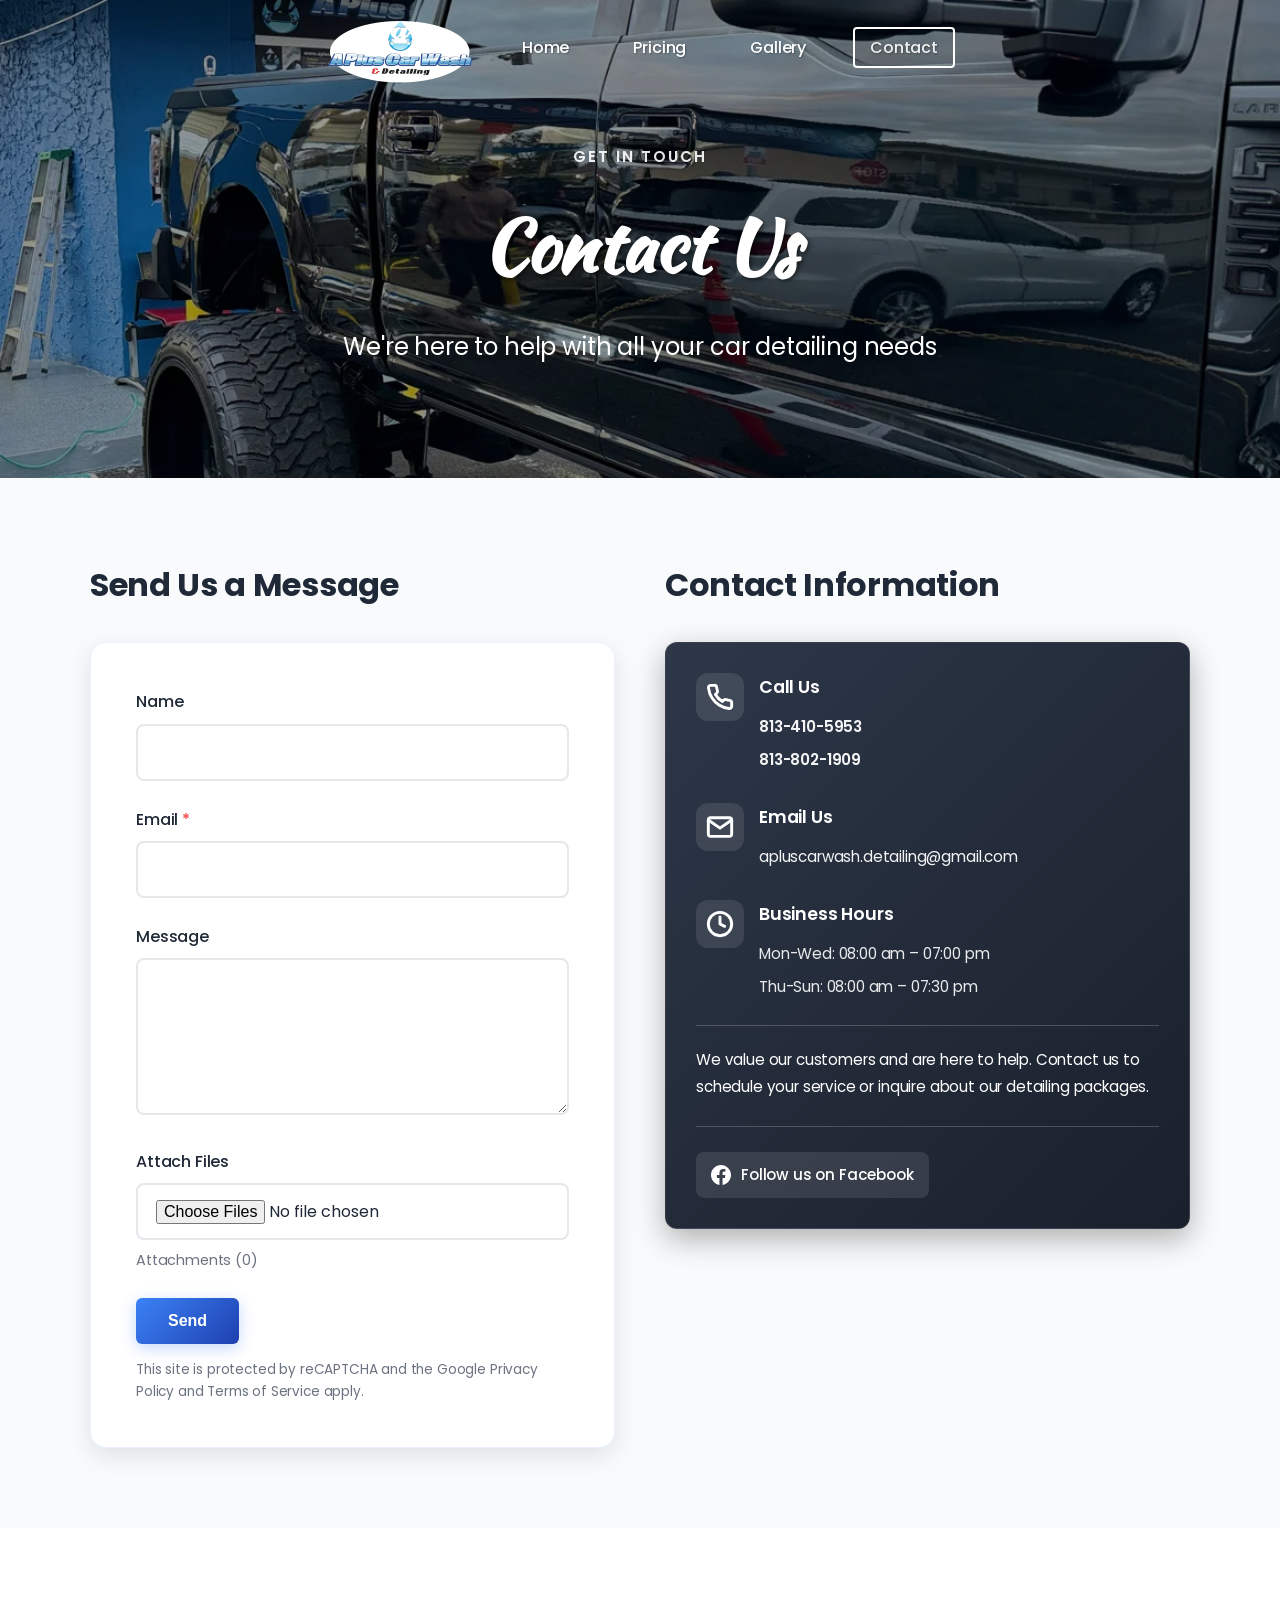
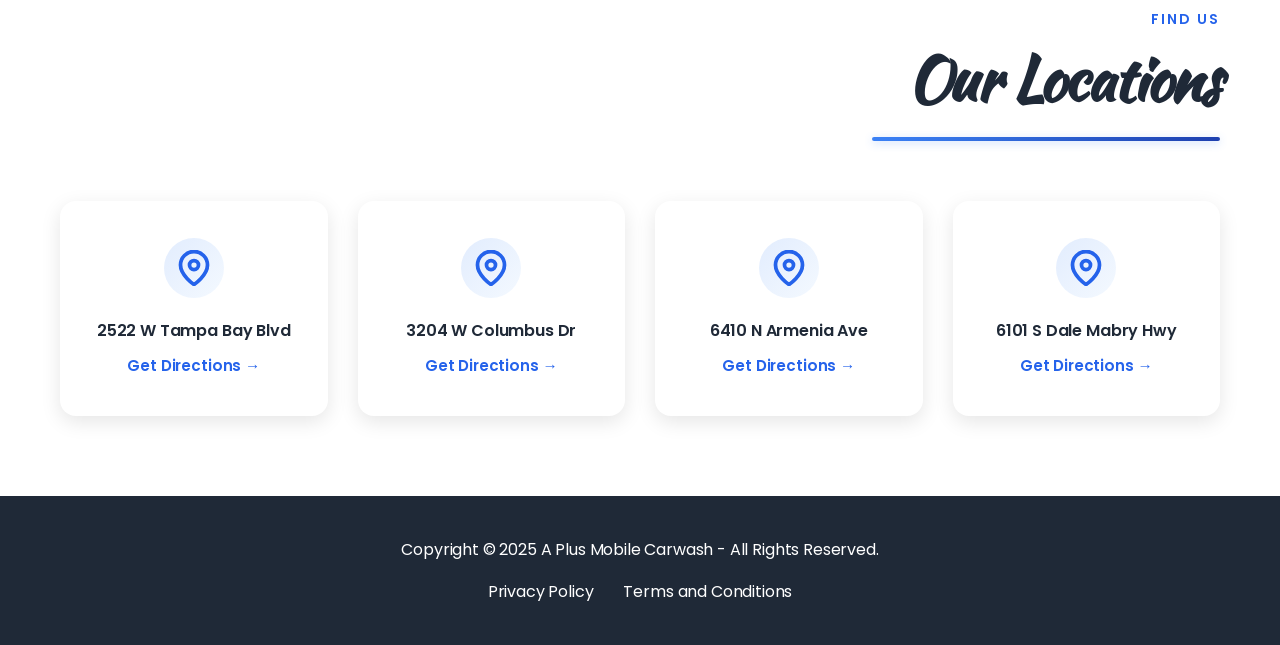
<file: contact.html>
<!DOCTYPE html>
<html lang="en">
<head>
    <meta charset="UTF-8">
    <meta name="viewport" content="width=device-width, initial-scale=1.0">
    <title>Contact Us - APlus Carwash & Detailing</title>
    <meta name="description" content="Contact APlus Carwash & Detailing for professional mobile car detailing services in Tampa, FL.">
    <link rel="icon" type="image/png" href="images/logo.png">
    <link rel="stylesheet" href="styles.css">
    <link rel="preconnect" href="https://fonts.googleapis.com">
    <link rel="preconnect" href="https://fonts.gstatic.com" crossorigin>
    <link href="https://fonts.googleapis.com/css2?family=Poppins:wght@300;400;600;700&family=Kaushan+Script&display=swap" rel="stylesheet">
</head>
<body>

    <!-- Navigation Bar -->
    <nav class="navbar">
        <div class="container">
            <div class="nav-wrapper">
                <button class="mobile-menu-toggle" id="mobileMenuToggle" aria-label="Toggle menu">
                    <span></span>
                    <span></span>
                    <span></span>
                </button>
                <a href="index.html" class="nav-logo">
                    <img src="images/banner.png" alt="A Plus Mobile Carwash Logo">
                </a>
                <ul class="nav-menu" id="navMenu">
                    <li><a href="index.html" class="nav-link">Home</a></li>
                    <li><a href="shop.html" class="nav-link">Pricing</a></li>
                    <li><a href="gallery.html" class="nav-link">Gallery</a></li>
                    <li><a href="contact.html" class="nav-link active">Contact</a></li>
                </ul>
            </div>
        </div>
    </nav>

    <!-- Hero Section -->
    <section class="hero hero-contact">
        <div class="hero-background-image"></div>
        <div class="hero-overlay"></div>
        <div class="container">
            <div class="hero-content">
                <p class="eyebrow-text">Get In Touch</p>
                <h1>Contact Us</h1>
                <p class="hero-subtitle">We're here to help with all your car detailing needs</p>
            </div>
        </div>
    </section>

    <!-- Contact Section -->
    <section class="contact-section">
        <div class="container">
            <div class="contact-wrapper">
                <div class="contact-form-container">
                    <h3>Send Us a Message</h3>
                    <form id="contactForm" class="contact-form">
                        <div class="form-group">
                            <label for="name">Name</label>
                            <input type="text" id="name" name="name" required>
                        </div>
                        <div class="form-group">
                            <label for="email">Email <span class="required">*</span></label>
                            <input type="email" id="email" name="email" required>
                        </div>
                        <div class="form-group">
                            <label for="message">Message</label>
                            <textarea id="message" name="message" rows="5" required></textarea>
                        </div>
                        <div class="form-group">
                            <label for="file">Attach Files</label>
                            <input type="file" id="file" name="file" multiple>
                            <p class="file-info">Attachments (0)</p>
                        </div>
                        <button type="submit" class="btn btn-primary">Send</button>
                        <p class="form-note">This site is protected by reCAPTCHA and the Google Privacy Policy and Terms of Service apply.</p>
                    </form>
                </div>
                
                <div class="contact-info">
                    <h3 class="contact-info-heading">Contact Information</h3>
                    <div class="info-card info-card-primary">
                        <div class="contact-quick-info">
                            <div class="quick-info-item">
                                <div class="quick-info-icon">
                                    <svg xmlns="http://www.w3.org/2000/svg" viewBox="0 0 24 24" fill="none" stroke="currentColor" stroke-width="2" stroke-linecap="round" stroke-linejoin="round">
                                        <path d="M22 16.92v3a2 2 0 0 1-2.18 2 19.79 19.79 0 0 1-8.63-3.07 19.5 19.5 0 0 1-6-6 19.79 19.79 0 0 1-3.07-8.67A2 2 0 0 1 4.11 2h3a2 2 0 0 1 2 1.72 12.84 12.84 0 0 0 .7 2.81 2 2 0 0 1-.45 2.11L8.09 9.91a16 16 0 0 0 6 6l1.27-1.27a2 2 0 0 1 2.11-.45 12.84 12.84 0 0 0 2.81.7A2 2 0 0 1 22 16.92z"></path>
                                    </svg>
                                </div>
                                <div class="quick-info-content">
                                    <h4>Call Us</h4>
                                    <p class="phone">813-410-5953</p>
                                    <p class="phone">813-802-1909</p>
                                </div>
                            </div>
                            <div class="quick-info-item">
                                <div class="quick-info-icon">
                                    <svg xmlns="http://www.w3.org/2000/svg" viewBox="0 0 24 24" fill="none" stroke="currentColor" stroke-width="2" stroke-linecap="round" stroke-linejoin="round">
                                        <path d="M4 4h16c1.1 0 2 .9 2 2v12c0 1.1-.9 2-2 2H4c-1.1 0-2-.9-2-2V6c0-1.1.9-2 2-2z"></path>
                                        <polyline points="22,6 12,13 2,6"></polyline>
                                    </svg>
                                </div>
                                <div class="quick-info-content">
                                    <h4>Email Us</h4>
                                    <p class="email"><a href="mailto:apluscarwash.detailing@gmail.com">apluscarwash.detailing@gmail.com</a></p>
                                </div>
                            </div>
                            <div class="quick-info-item">
                                <div class="quick-info-icon">
                                    <svg xmlns="http://www.w3.org/2000/svg" viewBox="0 0 24 24" fill="none" stroke="currentColor" stroke-width="2" stroke-linecap="round" stroke-linejoin="round">
                                        <circle cx="12" cy="12" r="10"></circle>
                                        <polyline points="12 6 12 12 16 14"></polyline>
                                    </svg>
                                </div>
                                <div class="quick-info-content">
                                    <h4>Business Hours</h4>
                                    <p>Mon-Wed: 08:00 am – 07:00 pm</p>
                                    <p>Thu-Sun: 08:00 am – 07:30 pm</p>
                                </div>
                            </div>
                        </div>
                        <p class="contact-note">We value our customers and are here to help. Contact us to schedule your service or inquire about our detailing packages.</p>
                        <div class="social-media">
                            <a href="https://www.facebook.com/apluscarwashtampabay/" target="_blank" rel="noopener noreferrer" class="social-icon facebook-icon" aria-label="Visit our Facebook page">
                                <svg xmlns="http://www.w3.org/2000/svg" viewBox="0 0 24 24" fill="currentColor" width="24" height="24">
                                    <path d="M24 12.073c0-6.627-5.373-12-12-12s-12 5.373-12 12c0 5.99 4.388 10.954 10.125 11.854v-8.385H7.078v-3.47h3.047V9.43c0-3.007 1.792-4.669 4.533-4.669 1.312 0 2.686.235 2.686.235v2.953H15.83c-1.491 0-1.956.925-1.956 1.874v2.25h3.328l-.532 3.47h-2.796v8.385C19.612 23.027 24 18.062 24 12.073z"/>
                                </svg>
                                <span>Follow us on Facebook</span>
                            </a>
                        </div>
                    </div>
                </div>
            </div>
        </div>
    </section>

    <!-- Locations Section -->
    <section class="locations-section">
        <div class="container">
            <p class="eyebrow-text">Find Us</p>
            <h2 class="section-title">Our Locations</h2>
            <div class="locations-grid">
                <div class="location-card" data-location-image="images/stroefront1.webp">
                    <div class="location-icon">
                        <svg xmlns="http://www.w3.org/2000/svg" viewBox="0 0 24 24" fill="none" stroke="currentColor" stroke-width="2" stroke-linecap="round" stroke-linejoin="round">
                            <path d="M21 10c0 7-9 13-9 13s-9-6-9-13a9 9 0 0 1 18 0z"></path>
                            <circle cx="12" cy="10" r="3"></circle>
                        </svg>
                    </div>
                    <p class="location-address">2522 W Tampa Bay Blvd</p>
                    <a href="https://maps.google.com/?q=2522+W+Tampa+Bay+Blvd+%231864" target="_blank" class="location-link">Get Directions →</a>
                </div>
                <div class="location-card" data-location-image="images/3204-location.png">
                    <div class="location-icon">
                        <svg xmlns="http://www.w3.org/2000/svg" viewBox="0 0 24 24" fill="none" stroke="currentColor" stroke-width="2" stroke-linecap="round" stroke-linejoin="round">
                            <path d="M21 10c0 7-9 13-9 13s-9-6-9-13a9 9 0 0 1 18 0z"></path>
                            <circle cx="12" cy="10" r="3"></circle>
                        </svg>
                    </div>
                    <p class="location-address">3204 W Columbus Dr</p>
                    <a href="https://maps.google.com/?q=3204+W+Columbus+Dr" target="_blank" class="location-link">Get Directions →</a>
                </div>
                <div class="location-card" data-location-image="images/armenia-location.webp">
                    <div class="location-icon">
                        <svg xmlns="http://www.w3.org/2000/svg" viewBox="0 0 24 24" fill="none" stroke="currentColor" stroke-width="2" stroke-linecap="round" stroke-linejoin="round">
                            <path d="M21 10c0 7-9 13-9 13s-9-6-9-13a9 9 0 0 1 18 0z"></path>
                            <circle cx="12" cy="10" r="3"></circle>
                        </svg>
                    </div>
                    <p class="location-address">6410 N Armenia Ave</p>
                    <a href="https://maps.google.com/?q=6410+N+Armenia+Ave" target="_blank" class="location-link">Get Directions →</a>
                </div>
                <div class="location-card" data-location-image="images/dale-location.webp">
                    <div class="location-icon">
                        <svg xmlns="http://www.w3.org/2000/svg" viewBox="0 0 24 24" fill="none" stroke="currentColor" stroke-width="2" stroke-linecap="round" stroke-linejoin="round">
                            <path d="M21 10c0 7-9 13-9 13s-9-6-9-13a9 9 0 0 1 18 0z"></path>
                            <circle cx="12" cy="10" r="3"></circle>
                        </svg>
                    </div>
                    <p class="location-address">6101 S Dale Mabry Hwy</p>
                    <a href="https://maps.google.com/?q=6101+S+Dale+Mabry+Hwy" target="_blank" class="location-link">Get Directions →</a>
                </div>
            </div>
        </div>
    </section>

    <!-- Footer -->
    <footer class="footer">
        <div class="container">
            <p>Copyright © 2025 A Plus Mobile Carwash - All Rights Reserved.</p>
            <div class="footer-links">
                <a href="#privacy">Privacy Policy</a>
                <a href="#terms">Terms and Conditions</a>
            </div>
        </div>
    </footer>

    <script src="script.js"></script>
</body>
</html>
</file>
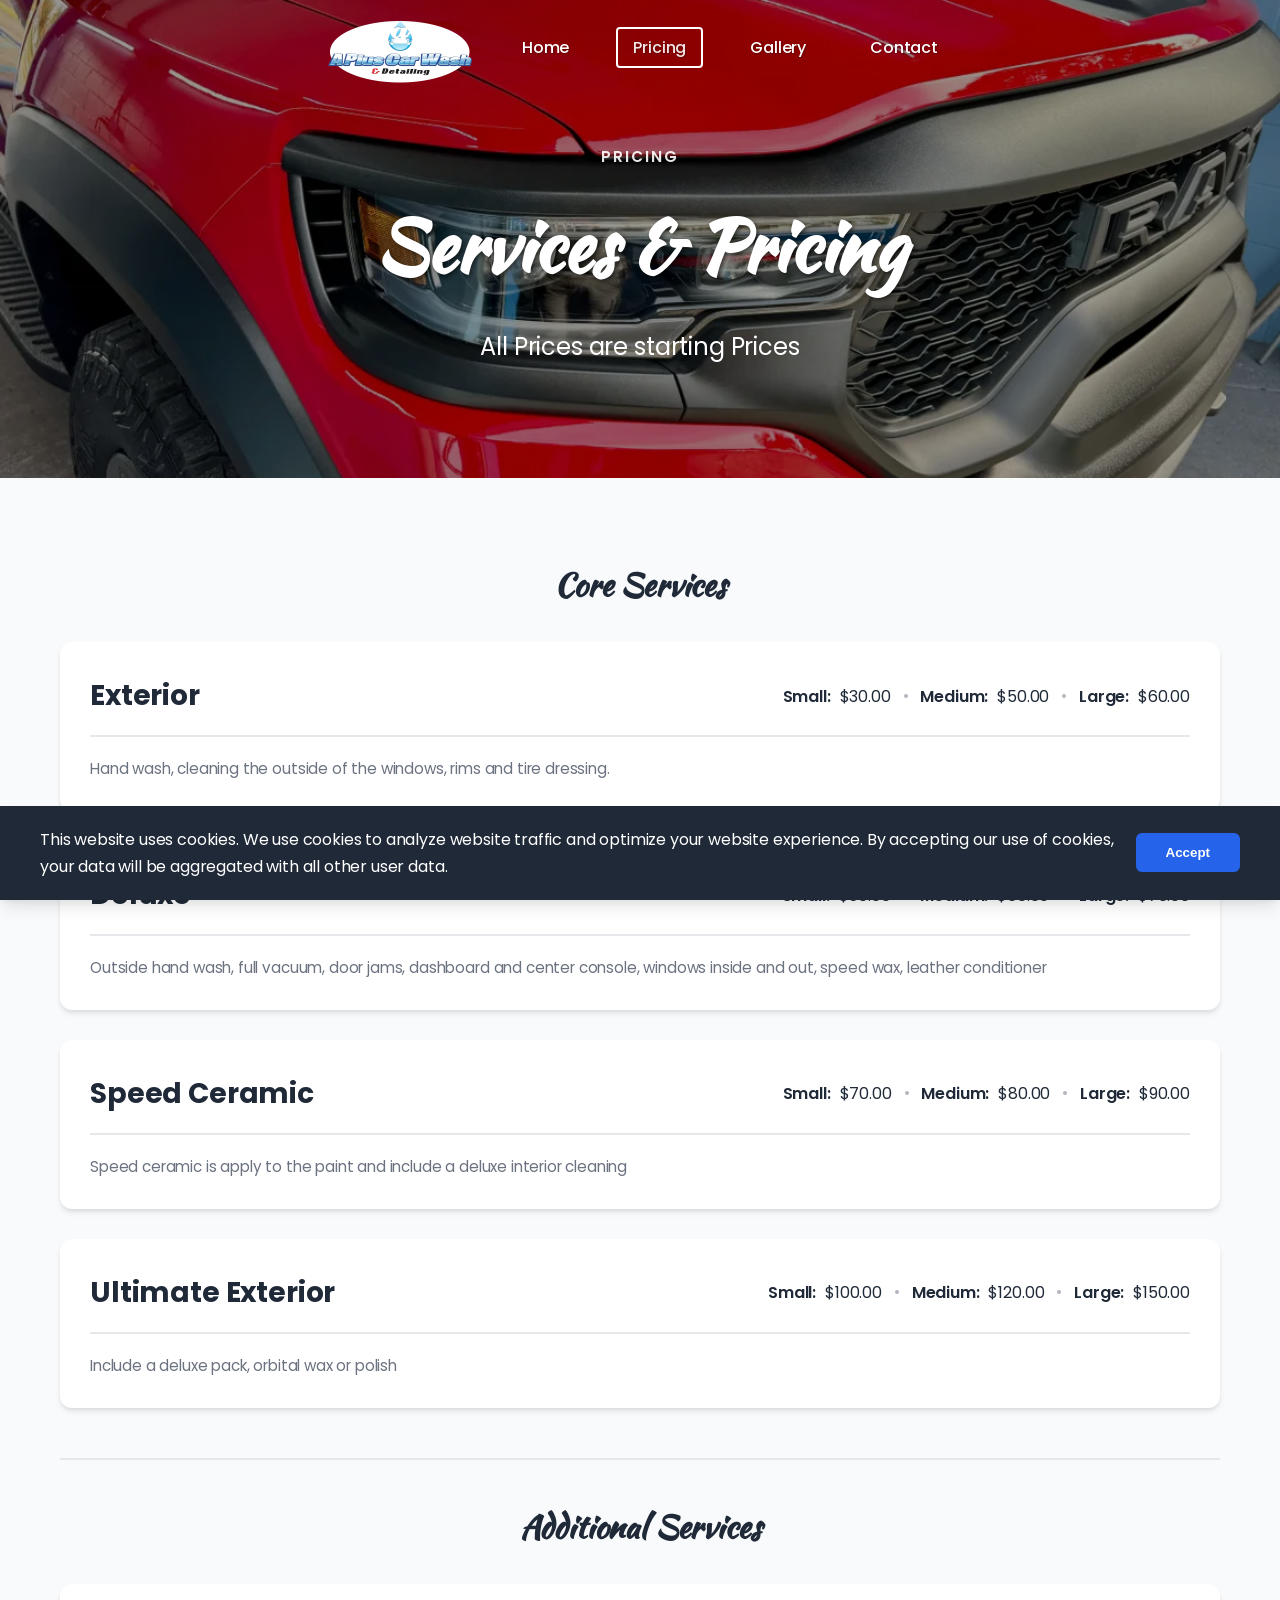
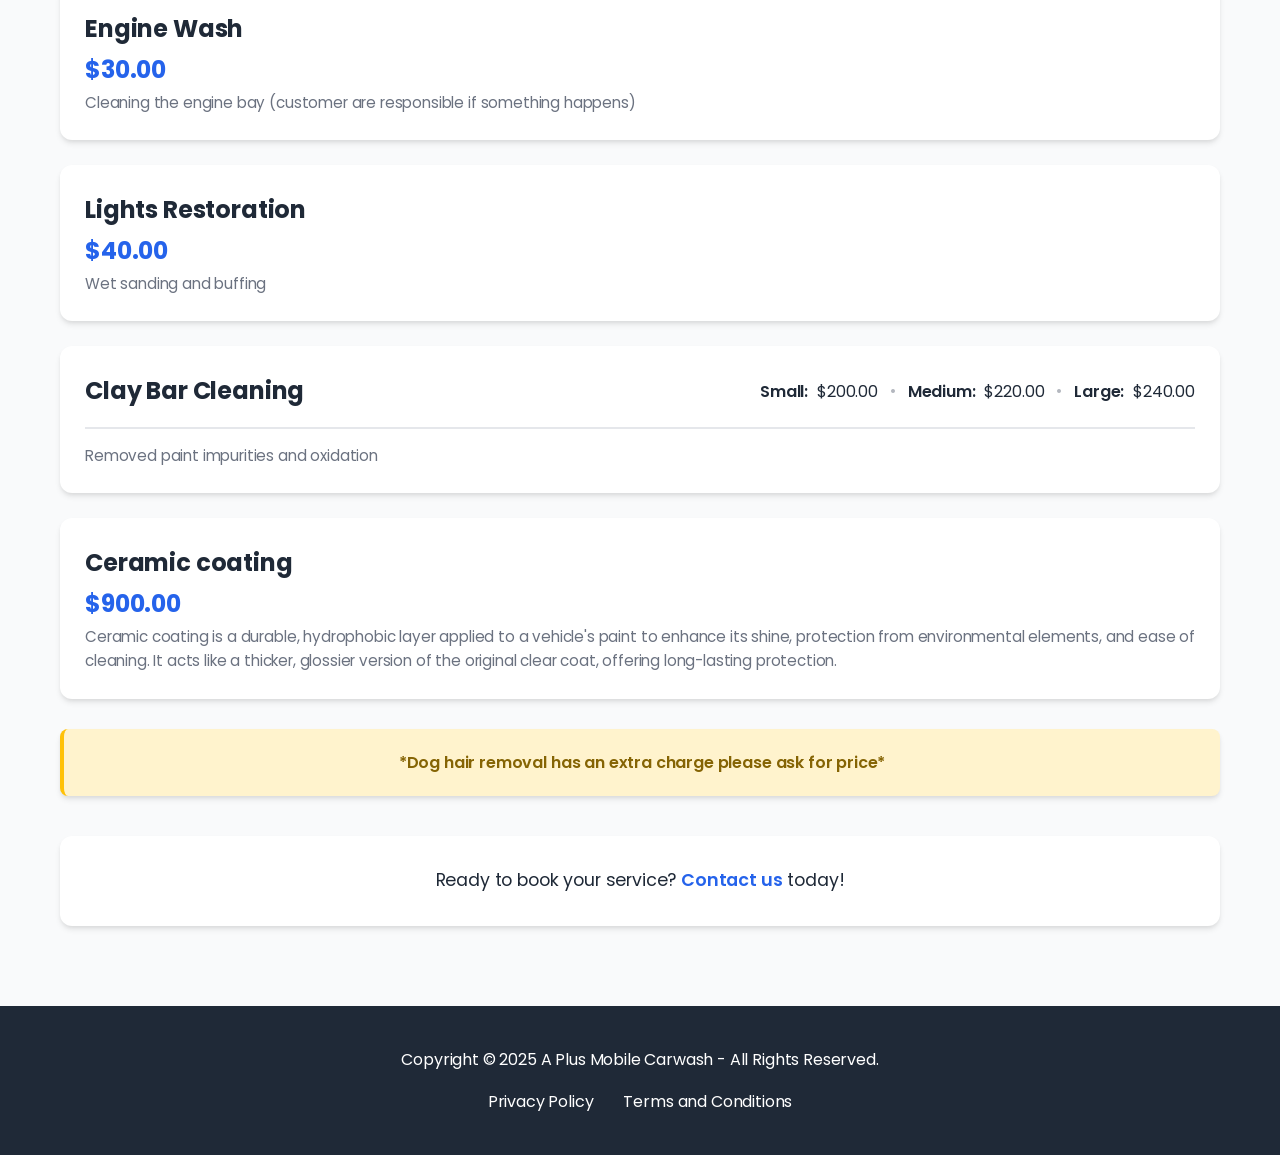
<file: shop.html>
<!DOCTYPE html>
<html lang="en">
<head>
    <meta charset="UTF-8">
    <meta name="viewport" content="width=device-width, initial-scale=1.0">
    <title>Pricing - A Plus Mobile Carwash</title>
    <meta name="description" content="View our menu and price list for all car detailing and car wash services. Starting prices for small, medium, and large vehicles.">
    <link rel="icon" type="image/png" href="images/logo.png">
    <link rel="stylesheet" href="styles.css">
    <link rel="preconnect" href="https://fonts.googleapis.com">
    <link rel="preconnect" href="https://fonts.gstatic.com" crossorigin>
    <link href="https://fonts.googleapis.com/css2?family=Poppins:wght@300;400;600;700&family=Kaushan+Script&display=swap" rel="stylesheet">
</head>
<body>
    <!-- Cookie Notice -->
    <div id="cookieNotice" class="cookie-notice">
        <div class="cookie-content">
            <p>This website uses cookies. We use cookies to analyze website traffic and optimize your website experience. By accepting our use of cookies, your data will be aggregated with all other user data.</p>
            <button id="acceptCookies" class="btn-cookie">Accept</button>
        </div>
    </div>

    <!-- Navigation Bar -->
    <nav class="navbar">
        <div class="container">
            <div class="nav-wrapper">
                <button class="mobile-menu-toggle" id="mobileMenuToggle" aria-label="Toggle menu">
                    <span></span>
                    <span></span>
                    <span></span>
                </button>
                <a href="index.html" class="nav-logo">
                    <img src="images/banner.png" alt="A Plus Mobile Carwash Logo">
                </a>
                <ul class="nav-menu" id="navMenu">
                    <li><a href="index.html" class="nav-link">Home</a></li>
                    <li><a href="shop.html" class="nav-link active">Pricing</a></li>
                    <li><a href="gallery.html" class="nav-link">Gallery</a></li>
                    <li><a href="contact.html" class="nav-link">Contact</a></li>
                </ul>
            </div>
        </div>
    </nav>

    <!-- Hero Section -->
    <section class="hero hero-pricing">
        <div class="hero-background-image"></div>
        <div class="hero-overlay"></div>
        <div class="container">
            <div class="hero-content">
                <p class="eyebrow-text">Pricing</p>
                <h1>Services & Pricing</h1>
                <p class="hero-subtitle">All Prices are starting Prices</p>
            </div>
        </div>
    </section>

    <!-- Pricing Packages Section -->
    <section class="shop-section">
        <div class="container">
            <h2 class="services-title">Core Services</h2>
            <!-- Exterior Package -->
            <div class="pricing-package">
                <div class="package-header">
                    <h3 class="package-title">Exterior</h3>
                    <div class="package-pricing-inline">
                        <span class="price-item"><strong>Small:</strong> $30.00</span>
                        <span class="price-separator">•</span>
                        <span class="price-item"><strong>Medium:</strong> $50.00</span>
                        <span class="price-separator">•</span>
                        <span class="price-item"><strong>Large:</strong> $60.00</span>
                    </div>
                </div>
                <p class="package-description">Hand wash, cleaning the outside of the windows, rims and tire dressing.</p>
            </div>

            <!-- Deluxe Package -->
            <div class="pricing-package">
                <div class="package-header">
                    <h3 class="package-title">Deluxe</h3>
                    <div class="package-pricing-inline">
                        <span class="price-item"><strong>Small:</strong> $50.00</span>
                        <span class="price-separator">•</span>
                        <span class="price-item"><strong>Medium:</strong> $60.00</span>
                        <span class="price-separator">•</span>
                        <span class="price-item"><strong>Large:</strong> $70.00</span>
                    </div>
                </div>
                <p class="package-description">Outside hand wash, full vacuum, door jams, dashboard and center console, windows inside and out, speed wax, leather conditioner</p>
            </div>

            <!-- Speed Ceramic Package -->
            <div class="pricing-package">
                <div class="package-header">
                    <h3 class="package-title">Speed Ceramic</h3>
                    <div class="package-pricing-inline">
                        <span class="price-item"><strong>Small:</strong> $70.00</span>
                        <span class="price-separator">•</span>
                        <span class="price-item"><strong>Medium:</strong> $80.00</span>
                        <span class="price-separator">•</span>
                        <span class="price-item"><strong>Large:</strong> $90.00</span>
                    </div>
                </div>
                <p class="package-description">Speed ceramic is apply to the paint and include a deluxe interior cleaning</p>
            </div>

            <!-- Ultimate Exterior Package -->
            <div class="pricing-package">
                <div class="package-header">
                    <h3 class="package-title">Ultimate Exterior</h3>
                    <div class="package-pricing-inline">
                        <span class="price-item"><strong>Small:</strong> $100.00</span>
                        <span class="price-separator">•</span>
                        <span class="price-item"><strong>Medium:</strong> $120.00</span>
                        <span class="price-separator">•</span>
                        <span class="price-item"><strong>Large:</strong> $150.00</span>
                    </div>
                </div>
                <p class="package-description">Include a deluxe pack, orbital wax or polish</p>
            </div>

            <!-- Additional Services -->
            <div class="additional-services">
                <h2 class="services-title">Additional Services</h2>
                
                <div class="service-item">
                    <h4 class="service-name">Engine Wash</h4>
                    <div class="service-price">$30.00</div>
                    <p class="service-description">Cleaning the engine bay (customer are responsible if something happens)</p>
                </div>

                <div class="service-item">
                    <h4 class="service-name">Lights Restoration</h4>
                    <div class="service-price">$40.00</div>
                    <p class="service-description">Wet sanding and buffing</p>
                </div>

                <div class="service-item">
                    <div class="service-header">
                        <h4 class="service-name">Clay Bar Cleaning</h4>
                        <div class="service-pricing-inline">
                            <span class="price-item"><strong>Small:</strong> $200.00</span>
                            <span class="price-separator">•</span>
                            <span class="price-item"><strong>Medium:</strong> $220.00</span>
                            <span class="price-separator">•</span>
                            <span class="price-item"><strong>Large:</strong> $240.00</span>
                        </div>
                    </div>
                    <p class="service-description">Removed paint impurities and oxidation</p>
                </div>

                <div class="service-item">
                    <h4 class="service-name">Ceramic coating</h4>
                    <div class="service-price">$900.00</div>
                    <p class="service-description">Ceramic coating is a durable, hydrophobic layer applied to a vehicle's paint to enhance its shine, protection from environmental elements, and ease of cleaning. It acts like a thicker, glossier version of the original clear coat, offering long-lasting protection.</p>
                </div>
            </div>

            <!-- Special Note -->
            <div class="shop-note special-note">
                <p>*Dog hair removal has an extra charge please ask for price*</p>
            </div>

            <!-- Call to Action -->
            <div class="pricing-cta">
                <p>Ready to book your service? <a href="index.html#contact" class="cta-link">Contact us</a> today!</p>
            </div>
        </div>
    </section>

    <!-- Footer -->
    <footer class="footer">
        <div class="container">
            <p>Copyright © 2025 A Plus Mobile Carwash - All Rights Reserved.</p>
            <div class="footer-links">
                <a href="#privacy">Privacy Policy</a>
                <a href="#terms">Terms and Conditions</a>
            </div>
        </div>
    </footer>

    <script src="script.js"></script>
</body>
</html>
</file>
<file: styles.css>
/* Reset & Base Styles */
* {
    margin: 0;
    padding: 0;
    box-sizing: border-box;
}

:root {
    --primary-color: #2563eb;
    --primary-dark: #1e40af;
    --secondary-color: #10b981;
    --text-dark: #1f2937;
    --text-light: #6b7280;
    --bg-light: #f9fafb;
    --bg-white: #ffffff;
    --border-color: #e5e7eb;
    --shadow: 0 4px 6px -1px rgba(0, 0, 0, 0.1), 0 2px 4px -1px rgba(0, 0, 0, 0.06);
    --shadow-lg: 0 10px 15px -3px rgba(0, 0, 0, 0.1), 0 4px 6px -2px rgba(0, 0, 0, 0.05);
    
    /* Soap bubble and water theme colors */
    --water-blue: #3b82f6;
    --water-light: #60a5fa;
    --water-dark: #1e40af;
    --soap-bubble: rgba(59, 130, 246, 0.1);
    --bubble-gradient: linear-gradient(135deg, rgba(59, 130, 246, 0.15) 0%, rgba(147, 197, 253, 0.1) 100%);
    --water-gradient: linear-gradient(135deg, #3b82f6 0%, #1e40af 100%);
}

body {
    font-family: 'Poppins', sans-serif;
    line-height: 1.7;
    color: var(--text-dark);
    background-color: var(--bg-white);
    overflow-x: hidden;
    font-weight: 400;
    letter-spacing: -0.01em;
}

h1 {
    font-family: "Kaushan Script", cursive;
}

h2 {
    font-family: "Kaushan Script", cursive;
}

.container {
    max-width: 1200px;
    margin: 0 auto;
    padding: 0 20px;
}

/* Cookie Notice */
.cookie-notice {
    position: fixed;
    bottom: 0;
    left: 0;
    right: 0;
    background: var(--text-dark);
    color: white;
    padding: 20px;
    z-index: 1000;
    transform: translateY(100%);
    transition: transform 0.3s ease;
    box-shadow: var(--shadow-lg);
}

.cookie-notice.show {
    transform: translateY(0);
}

.cookie-content {
    max-width: 1200px;
    margin: 0 auto;
    display: flex;
    align-items: center;
    justify-content: space-between;
    gap: 20px;
    flex-wrap: wrap;
}

.cookie-content p {
    flex: 1;
    min-width: 250px;
}

.btn-cookie {
    background: var(--primary-color);
    color: white;
    border: none;
    padding: 12px 30px;
    border-radius: 6px;
    cursor: pointer;
    font-weight: 600;
    transition: background 0.3s ease;
}

.btn-cookie:hover {
    background: var(--primary-dark);
}

/* Navigation Bar */
.navbar {
    background: transparent;
    box-shadow: none;
    position: fixed;
    top: 0;
    left: 0;
    right: 0;
    z-index: 999;
    padding: 10px 0;
    transition: background 0.3s ease, box-shadow 0.3s ease, backdrop-filter 0.3s ease;
    width: 100%;
}

.navbar.scrolled {
    background: rgba(255, 255, 255, 0.85);
    backdrop-filter: blur(10px);
    -webkit-backdrop-filter: blur(10px);
    box-shadow: var(--shadow);
}

.nav-wrapper {
    display: flex;
    justify-content: center;
    align-items: center;
    position: relative;
    gap: 30px;
}

.nav-logo {
    display: block;
    text-decoration: none;
    transition: transform 0.3s ease, opacity 0.3s ease;
    flex-shrink: 0;
    z-index: 2;
}

.nav-logo img {
    height: 75px;
    width: auto;
    max-width: 300px;
    display: block;
    object-fit: contain;
    transition: height 0.3s ease;
}

.nav-logo:hover {
    transform: scale(1.05);
    opacity: 0.9;
}

.nav-menu {
    display: flex;
    list-style: none;
    gap: 30px;
    align-items: center;
    margin: 0;
    padding: 0;
}

.nav-link {
    color: var(--text-dark);
    text-decoration: none;
    font-weight: 500;
    transition: color 0.3s ease, border-color 0.3s ease;
    position: relative;
    padding: 5px 15px;
    border: 2px solid transparent;
    border-radius: 4px;
    display: inline-block;
}

.navbar:not(.scrolled) .nav-link {
    color: white;
    text-shadow: 1px 1px 2px rgba(0, 0, 0, 0.3);
}

.navbar:not(.scrolled) .nav-link:not(.active) {
    border-color: transparent;
}


.navbar.scrolled .nav-link:not(.active) {
    border-color: transparent;
}

.nav-link:hover,
.nav-link.active {
    color: var(--primary-color);
}

.navbar:not(.scrolled) .nav-link:hover,
.navbar:not(.scrolled) .nav-link.active {
    color: rgba(255, 255, 255, 0.9);
}

.nav-link.active::after {
    display: none;
}

.nav-link.active {
    border-color: white !important;
}

.navbar:not(.scrolled) .nav-link.active {
    border-color: white !important;
}

.navbar.scrolled .nav-link.active {
    border-color: var(--primary-color) !important;
}

.mobile-menu-toggle {
    display: none;
    flex-direction: column;
    background: none;
    border: none;
    cursor: pointer;
    gap: 5px;
    padding: 5px;
    position: absolute;
    right: 0;
    top: 0;
    z-index: 10;
}

.mobile-menu-toggle span {
    width: 25px;
    height: 3px;
    background: var(--text-dark);
    transition: all 0.3s ease;
    border-radius: 2px;
}

.navbar:not(.scrolled) .mobile-menu-toggle span {
    background: white;
}

/* Hero Section */
.hero {
    position: relative;
    color: white;
    padding: 144px 0 80px;
    text-align: center;
    overflow: visible;
    min-height: 80vh;
    display: flex;
    align-items: center;
    margin-top: 0;
    z-index: 1;
    background: transparent;
}

.hero-slideshow {
    position: absolute;
    top: 0;
    left: 0;
    right: 0;
    bottom: 0;
    z-index: 0;
    height: 100%;
    width: 100%;
    overflow: hidden;
    background: transparent;
}

.hero-slide {
    position: absolute;
    top: 0;
    left: 0;
    right: 0;
    bottom: 0;
    background-size: cover;
    background-position: center;
    background-repeat: no-repeat;
    opacity: 0;
    transition: opacity 2s ease-in-out;
}

.hero-slide.active {
    opacity: 1;
}

.hero-slide:nth-child(1) {
    background-image: url('images/rs=w_1160,h_870 (1).webp');
}

.hero-slide:nth-child(2) {
    background-image: url('images/rs=w_1160,h_870 (2).webp');
}

.hero-slide:nth-child(3) {
    background-image: url('images/rs=w_1160,h_870 (3).webp');
}

/* Hero Background Image for Pricing Page */
.hero-background-image {
    position: absolute;
    top: -70px;
    left: 0;
    right: 0;
    bottom: 0;
    z-index: 0;
    height: calc(100% + 70px);
    min-height: calc(100% + 70px);
    background-image: url('images/rs=w_1160,h_870 (1).webp');
    background-size: cover;
    background-position: center;
    background-repeat: no-repeat;
}

.hero-pricing {
    min-height: 350px;
}

.hero-pricing .hero-overlay {
    top: -70px;
    height: calc(100% + 70px);
}

.hero-pricing .hero-content {
    position: relative;
    z-index: 2;
}

/* Page-specific hero background images */
.hero-pricing .hero-background-image {
    background-image: url('images/rs=w_1160,h_870 (2).webp');
}

.hero-gallery .hero-background-image {
    background-image: url('images/rs=w_1160,h_870 (3).webp');
}

.hero-about .hero-background-image {
    background-image: url('images/rs=w_1160,h_870 (4).webp');
}

.hero-contact .hero-background-image {
    background-image: url('images/rs=w_1160,h_870 (5).webp');
}

.hero-gallery,
.hero-about,
.hero-contact {
    min-height: 350px;
}

.hero-gallery .hero-overlay,
.hero-about .hero-overlay,
.hero-contact .hero-overlay {
    top: -70px;
    height: calc(100% + 70px);
}

.hero-gallery .hero-content,
.hero-about .hero-content,
.hero-contact .hero-content {
    position: relative;
    z-index: 2;
}

/* Make hero headings visible on pricing, gallery, and contact pages (they don't use fade-in animations) */
/* Override any animation classes that might be applied */
.hero-pricing h1,
.hero-pricing .hero-subtitle,
.hero-pricing .eyebrow-text,
.hero-gallery h1,
.hero-gallery .hero-subtitle,
.hero-gallery .eyebrow-text,
.hero-contact h1,
.hero-contact .hero-subtitle,
.hero-contact .eyebrow-text {
    opacity: 1 !important;
}

.hero-pricing h1.fade-in-up,
.hero-pricing .hero-subtitle.fade-in-up,
.hero-pricing .eyebrow-text.fade-in-up,
.hero-gallery h1.fade-in-up,
.hero-gallery .hero-subtitle.fade-in-up,
.hero-gallery .eyebrow-text.fade-in-up,
.hero-contact h1.fade-in-up,
.hero-contact .hero-subtitle.fade-in-up,
.hero-contact .eyebrow-text.fade-in-up,
.hero-pricing h1.fade-in-up.is-visible,
.hero-pricing .hero-subtitle.fade-in-up.is-visible,
.hero-pricing .eyebrow-text.fade-in-up.is-visible,
.hero-gallery h1.fade-in-up.is-visible,
.hero-gallery .hero-subtitle.fade-in-up.is-visible,
.hero-gallery .eyebrow-text.fade-in-up.is-visible,
.hero-contact h1.fade-in-up.is-visible,
.hero-contact .hero-subtitle.fade-in-up.is-visible,
.hero-contact .eyebrow-text.fade-in-up.is-visible {
    opacity: 1 !important;
    transform: none !important;
}

.hero-slide:nth-child(4) {
    background-image: url('images/rs=w_1160,h_870 (4).webp');
}

.hero-slide:nth-child(5) {
    background-image: url('images/rs=w_1160,h_870 (5).webp');
}

.hero-slide:nth-child(6) {
    background-image: url('images/rs=w_1160,h_872.webp');
}

.hero-overlay {
    position: absolute;
    top: 0;
    left: 0;
    right: 0;
    bottom: 0;
    background: rgba(0, 0, 0, 0.4);
    z-index: 1;
    height: 100%;
    width: 100%;
}

.hero-content {
    position: relative;
    z-index: 2;
    max-width: 800px;
    margin: 0 auto;
    width: 100%;
}

.hero-logo {
    max-width: 78px;
    width: 100%;
    height: auto;
    margin-bottom: 15px;
    filter: drop-shadow(0 4px 6px rgba(0, 0, 0, 0.3));
    animation: fadeInDown 0.8s ease-out;
}

@keyframes fadeInDown {
    from {
        opacity: 0;
        transform: translateY(-20px);
    }
    to {
        opacity: 1;
        transform: translateY(0);
    }
}

/* Global Fade-in Animations */
/* Ensure all elements that will fade in start transparent */
/* Only apply to home page hero (not page-specific heroes like pricing/gallery/contact) */
.hero:not(.hero-pricing):not(.hero-gallery):not(.hero-contact):not(.hero-about) h1,
.hero:not(.hero-pricing):not(.hero-gallery):not(.hero-contact):not(.hero-about) .hero-subtitle,
.hero:not(.hero-pricing):not(.hero-gallery):not(.hero-contact):not(.hero-about) .btn-primary,
.hero:not(.hero-pricing):not(.hero-gallery):not(.hero-contact):not(.hero-about) .eyebrow-text,
.section-title,
.eyebrow-text,
.about-text h3 {
    opacity: 0;
}

/* Images and cards only start transparent when they have fade-in class */
.photos-section .photo-item img.fade-in,
.reviews-section .review-card.fade-in,
.locations-section .location-card.fade-in,
.contact-section .info-card.fade-in {
    opacity: 0;
}

.fade-in-up {
    opacity: 0;
    transform: translateY(50px);
    transition: opacity 2.3s cubic-bezier(0.19, 1, 0.22, 1), transform 2.3s cubic-bezier(0.19, 1, 0.22, 1);
}

.fade-in-up.is-visible {
    opacity: 1 !important;
    transform: translateY(0);
}

/* Ensure home page hero elements become visible when animated */
.hero:not(.hero-pricing):not(.hero-gallery):not(.hero-contact):not(.hero-about) h1.fade-in-up.is-visible,
.hero:not(.hero-pricing):not(.hero-gallery):not(.hero-contact):not(.hero-about) .hero-subtitle.fade-in-up.is-visible,
.hero:not(.hero-pricing):not(.hero-gallery):not(.hero-contact):not(.hero-about) .eyebrow-text.fade-in-up.is-visible,
.hero:not(.hero-pricing):not(.hero-gallery):not(.hero-contact):not(.hero-about) .btn-primary.fade-in-up.is-visible {
    opacity: 1 !important;
    transform: translateY(0) !important;
}

.fade-in-left {
    opacity: 0;
    transform: translateX(-60px);
    transition: opacity 2.3s cubic-bezier(0.19, 1, 0.22, 1), transform 2.3s cubic-bezier(0.19, 1, 0.22, 1);
}

.fade-in-left.is-visible {
    opacity: 1 !important;
    transform: translateX(0);
}

.fade-in-right {
    opacity: 0;
    transform: translateX(60px);
    transition: opacity 2.3s cubic-bezier(0.19, 1, 0.22, 1), transform 2.3s cubic-bezier(0.19, 1, 0.22, 1);
}

.fade-in-right.is-visible {
    opacity: 1 !important;
    transform: translateX(0);
}

.fade-in {
    opacity: 0;
    transition: opacity 0.7s ease-out;
}

.fade-in.is-visible,
.photos-section .photo-item img.fade-in.is-visible,
.reviews-section .review-card.fade-in.is-visible,
.locations-section .location-card.fade-in.is-visible,
.contact-section .info-card.fade-in.is-visible {
    opacity: 1;
}

.hero h1 {
    font-size: 4.5rem;
    font-weight: 700;
    margin-bottom: 20px;
    text-shadow: 2px 2px 4px rgba(0, 0, 0, 0.5);
}

.hero-subtitle {
    font-size: 1.5rem;
    margin-bottom: 30px;
    opacity: 0.95;
}

/* Buttons */
.btn {
    display: inline-block;
    padding: 14px 32px;
    border-radius: 6px;
    text-decoration: none;
    font-weight: 600;
    transition: all 0.3s ease;
    border: none;
    cursor: pointer;
    font-size: 1rem;
}

.btn-primary {
    background: var(--water-gradient);
    color: white;
    position: relative;
    overflow: hidden;
    box-shadow: 0 4px 15px rgba(59, 130, 246, 0.3);
}

.btn-primary::before {
    content: '';
    position: absolute;
    top: 50%;
    left: 50%;
    width: 0;
    height: 0;
    border-radius: 50%;
    background: rgba(255, 255, 255, 0.3);
    transform: translate(-50%, -50%);
    transition: width 0.6s, height 0.6s;
}

.btn-primary:hover::before {
    width: 300px;
    height: 300px;
}

.btn-primary:hover {
    background: var(--water-gradient);
    transform: translateY(-3px);
    box-shadow: 0 6px 20px rgba(59, 130, 246, 0.4);
}

.btn-primary:active {
    transform: translateY(-1px);
}

.btn-outline {
    background: transparent;
    color: var(--primary-color);
    border: 2px solid var(--primary-color);
}

.btn-outline:hover {
    background: var(--primary-color);
    color: white;
}

/* Experience Banner */
.experience-banner {
    background: #000000;
    padding: 40px 0;
    border-top: 1px solid #fbbf24;
    border-bottom: 1px solid #fbbf24;
    position: relative;
    overflow: hidden;
}

.experience-banner::before {
    content: '';
    position: absolute;
    top: 0;
    left: 0;
    right: 0;
    bottom: 0;
    background: var(--bubble-gradient);
    opacity: 0.3;
    z-index: 0;
}

.experience-banner::after {
    content: '';
    position: absolute;
    top: -50%;
    left: -50%;
    width: 200%;
    height: 200%;
    background: radial-gradient(circle, rgba(59, 130, 246, 0.1) 0%, transparent 70%);
    animation: pulse 8s ease-in-out infinite;
    z-index: 0;
}

@keyframes pulse {
    0%, 100% {
        transform: scale(1);
        opacity: 0.5;
    }
    50% {
        transform: scale(1.1);
        opacity: 0.8;
    }
}

.experience-banner .container {
    position: relative;
    z-index: 1;
}

.experience-content {
    display: flex;
    align-items: center;
    justify-content: center;
    gap: 50px;
    flex-wrap: wrap;
}

.experience-item {
    display: flex;
    align-items: center;
    gap: 15px;
    padding: 15px 25px;
    background: rgba(255, 255, 255, 0.05);
    border-radius: 12px;
    border: 1px solid rgba(255, 255, 255, 0.1);
    transition: all 0.3s ease;
    backdrop-filter: blur(10px);
    opacity: 0;
    transform: translateY(20px);
    animation: fadeInUpBanner 0.8s ease-out forwards;
}

@keyframes fadeInUpBanner {
    to {
        opacity: 1;
        transform: translateY(0);
    }
}

.experience-item:nth-child(1) {
    animation-delay: 0.1s;
}

.experience-item:nth-child(2) {
    animation-delay: 0.3s;
}

.experience-item:nth-child(3) {
    animation-delay: 0.5s;
}

.experience-item:hover {
    background: rgba(255, 255, 255, 0.08);
    border-color: rgba(59, 130, 246, 0.5);
    transform: translateY(-2px);
    box-shadow: 0 4px 15px rgba(0, 0, 0, 0.3);
}

.experience-icon {
    width: 50px;
    height: 50px;
    display: flex;
    align-items: center;
    justify-content: center;
    background: var(--bubble-gradient);
    border-radius: 12px;
    flex-shrink: 0;
    transition: all 0.3s ease;
}

.experience-icon svg {
    width: 28px;
    height: 28px;
    stroke: white;
    fill: none;
}

.experience-item:hover .experience-icon {
    background: var(--water-gradient);
    transform: scale(1.1) rotate(5deg);
    box-shadow: 0 4px 15px rgba(59, 130, 246, 0.4);
}

.experience-text {
    display: flex;
    flex-direction: column;
    gap: 5px;
}

.experience-years {
    font-size: 2.2rem;
    font-weight: 700;
    color: white;
    line-height: 1;
    letter-spacing: -0.02em;
}

.experience-label {
    font-size: 0.85rem;
    font-weight: 500;
    color: rgba(255, 255, 255, 0.8);
    text-transform: uppercase;
    letter-spacing: 1.5px;
}

.stars-divider {
    display: flex;
    flex-direction: column;
    align-items: center;
    gap: 8px;
    padding: 15px 30px;
    background: rgba(255, 255, 255, 0.05);
    border-radius: 12px;
    border: 1px solid rgba(255, 255, 255, 0.1);
    backdrop-filter: blur(10px);
    opacity: 0;
    transform: translateY(20px);
    animation: fadeInUpBanner 0.8s ease-out 0.2s forwards;
    transition: all 0.3s ease;
}

.stars-divider:hover {
    background: rgba(255, 255, 255, 0.08);
    border-color: rgba(251, 191, 36, 0.5);
    transform: translateY(-2px);
    box-shadow: 0 4px 15px rgba(251, 191, 36, 0.4);
}

.stars {
    font-size: 2rem;
    color: #fbbf24;
    letter-spacing: 6px;
    text-shadow: 0 2px 8px rgba(251, 191, 36, 0.5);
    line-height: 1;
}

.stars-label {
    font-size: 0.85rem;
    font-weight: 600;
    color: rgba(255, 255, 255, 0.9);
    text-transform: uppercase;
    letter-spacing: 1.5px;
}

/* Section Styles */
.eyebrow-text {
    font-size: 0.875rem;
    font-weight: 600;
    text-transform: uppercase;
    letter-spacing: 2px;
    color: var(--primary-color);
    text-align: center;
    margin-bottom: 12px;
    display: block;
}

.hero .eyebrow-text {
    color: rgba(255, 255, 255, 0.9);
    font-size: 0.95rem;
    margin-bottom: 15px;
}

.about-section .eyebrow-text,
.photos-section .eyebrow-text {
    color: rgba(255, 255, 255, 0.9);
}

.section-title {
    font-size: 3.75rem;
    font-weight: 700;
    text-align: center;
    margin-bottom: 60px;
    color: var(--text-dark);
    position: relative;
    padding-bottom: 25px;
    margin-top: 0;
    letter-spacing: -0.02em;
    line-height: 1.2;
}

.section-title::after {
    content: '';
    position: absolute;
    bottom: 0;
    left: 50%;
    transform: translateX(-50%);
    width: 0;
    height: 4px;
    background: var(--water-gradient);
    border-radius: 10px;
    box-shadow: 0 2px 8px rgba(59, 130, 246, 0.3);
    transition: width 0.7s cubic-bezier(0.19, 1, 0.22, 1);
}

.section-title.underline-visible::after {
    width: 30%;
}


/* About Section */
.about-section {
    padding: 80px 0;
    position: relative;
    background-image: url('images/stroefront1.webp');
    background-size: cover;
    background-position: center;
    background-repeat: no-repeat;
    background-attachment: fixed;
}

.about-background-overlay {
    position: absolute;
    top: 0;
    left: 0;
    right: 0;
    bottom: 0;
    background: rgba(0, 0, 0, 0.7);
    z-index: 0;
}

.about-section .container {
    position: relative;
    z-index: 1;
}

.about-content {
    max-width: 900px;
    margin: 0 auto;
}

.about-section .section-title {
    color: white;
}

.about-text h3 {
    font-size: 2.25rem;
    margin-bottom: 25px;
    color: white;
    font-weight: 700;
    letter-spacing: -0.02em;
    line-height: 1.3;
}

.about-text p {
    font-size: 1.15rem;
    color: rgba(255, 255, 255, 0.95);
    margin-bottom: 45px;
    line-height: 1.85;
    font-weight: 400;
}

/* About Page Unique Sections */
.about-story-section {
    padding: 100px 0;
    background: var(--bg-light);
}

.story-content {
    max-width: 900px;
    margin: 0 auto;
}

.story-text h2 {
    font-size: 2.5rem;
    font-weight: 700;
    color: var(--text-dark);
    margin-bottom: 30px;
    line-height: 1.2;
}

.story-text .lead-text {
    font-size: 1.3rem;
    color: var(--primary-color);
    font-weight: 600;
    margin-bottom: 30px;
    line-height: 1.6;
}

.story-text p {
    font-size: 1.1rem;
    color: var(--text-dark);
    line-height: 1.8;
    margin-bottom: 25px;
}

/* Values Section */
.values-section {
    padding: 100px 0;
    background: white;
}

.values-grid {
    display: grid;
    grid-template-columns: repeat(auto-fit, minmax(250px, 1fr));
    gap: 40px;
    margin-top: 60px;
}

.value-card {
    text-align: center;
    padding: 40px 30px;
    background: var(--bg-light);
    border-radius: 16px;
    transition: transform 0.3s ease, box-shadow 0.3s ease;
}

.value-card:hover {
    transform: translateY(-8px);
    box-shadow: var(--shadow-lg);
}

.value-number {
    font-size: 3rem;
    font-weight: 700;
    color: var(--primary-color);
    margin-bottom: 20px;
    opacity: 0.2;
}

.value-card h3 {
    font-size: 1.5rem;
    font-weight: 700;
    color: var(--text-dark);
    margin-bottom: 15px;
}

.value-card p {
    font-size: 1rem;
    color: var(--text-light);
    line-height: 1.7;
}

/* Why Choose Section */
.why-choose-section {
    padding: 100px 0;
    background: var(--bg-light);
}

.why-choose-content {
    max-width: 900px;
    margin: 0 auto;
}

.why-choose-text h2 {
    font-size: 2.5rem;
    font-weight: 700;
    color: var(--text-dark);
    margin-bottom: 50px;
    line-height: 1.2;
}

.benefits-list {
    display: flex;
    flex-direction: column;
    gap: 30px;
}

.benefit-item {
    display: flex;
    gap: 25px;
    align-items: flex-start;
}

.benefit-icon {
    width: 50px;
    height: 50px;
    background: var(--primary-color);
    border-radius: 12px;
    display: flex;
    align-items: center;
    justify-content: center;
    flex-shrink: 0;
    color: white;
}

.benefit-icon svg {
    width: 24px;
    height: 24px;
}

.benefit-content h4 {
    font-size: 1.4rem;
    font-weight: 700;
    color: var(--text-dark);
    margin-bottom: 10px;
}

.benefit-content p {
    font-size: 1rem;
    color: var(--text-light);
    line-height: 1.7;
}

/* Stats Section */
.stats-section {
    padding: 80px 0;
    background: var(--primary-color);
    color: white;
}

.stats-grid {
    display: grid;
    grid-template-columns: repeat(auto-fit, minmax(200px, 1fr));
    gap: 40px;
}

.stat-card {
    text-align: center;
    padding: 30px;
}

.stat-number {
    font-size: 3.5rem;
    font-weight: 700;
    margin-bottom: 10px;
    line-height: 1;
}

.stat-label {
    font-size: 1.1rem;
    opacity: 0.9;
    font-weight: 500;
}

/* About CTA Section */
.about-cta-section {
    padding: 100px 0;
    background: white;
}

.cta-content {
    text-align: center;
    max-width: 700px;
    margin: 0 auto;
}

.cta-content h2 {
    font-size: 2.5rem;
    font-weight: 700;
    color: var(--text-dark);
    margin-bottom: 20px;
}

.cta-content p {
    font-size: 1.2rem;
    color: var(--text-light);
    margin-bottom: 40px;
    line-height: 1.7;
}

.cta-buttons {
    display: flex;
    gap: 20px;
    justify-content: center;
    flex-wrap: wrap;
}

.btn-secondary {
    background: transparent;
    color: var(--primary-color);
    border: 2px solid var(--primary-color);
    padding: 15px 40px;
    border-radius: 8px;
    font-weight: 600;
    text-decoration: none;
    transition: all 0.3s ease;
    display: inline-block;
}

.btn-secondary:hover {
    background: var(--primary-color);
    color: white;
    transform: translateY(-2px);
    box-shadow: var(--shadow);
}

.features-grid {
    display: grid;
    grid-template-columns: repeat(auto-fit, minmax(250px, 1fr));
    gap: 30px;
    margin-top: 50px;
}


.feature-card {
    background: rgba(255, 255, 255, 0.08);
    padding: 40px 30px;
    border-radius: 16px;
    text-align: center;
    box-shadow: 0 4px 15px rgba(0, 0, 0, 0.3);
    transition: all 0.3s ease;
    backdrop-filter: blur(10px);
    border: 1px solid rgba(255, 255, 255, 0.1);
    animation: fadeInUp 0.6s ease-out;
}

.feature-card:hover {
    background: rgba(255, 255, 255, 0.12);
    border-color: rgba(59, 130, 246, 0.5);
    transform: translateY(-2px);
    box-shadow: 0 6px 20px rgba(0, 0, 0, 0.4);
}

@keyframes fadeInUp {
    from {
        opacity: 0;
        transform: translateY(30px);
    }
    to {
        opacity: 1;
        transform: translateY(0);
    }
}

.feature-icon {
    font-size: 3rem;
    margin-bottom: 20px;
    display: flex;
    align-items: center;
    justify-content: center;
    width: 80px;
    height: 80px;
    margin: 0 auto 20px;
    border-radius: 20px;
    background: rgba(255, 255, 255, 0.1);
    padding: 15px;
    transition: all 0.3s ease;
}

.feature-icon svg {
    width: 48px;
    height: 48px;
    stroke-width: 2;
    stroke: white;
    fill: none;
}

.feature-icon:has(svg[fill="currentColor"]) svg {
    fill: white;
    stroke: none;
}

.feature-card:hover .feature-icon {
    background: var(--water-gradient);
    transform: scale(1.1) rotate(5deg);
    box-shadow: 0 4px 15px rgba(59, 130, 246, 0.4);
}

.feature-card h4 {
    font-size: 1.4rem;
    margin-bottom: 12px;
    color: white;
    font-weight: 600;
    letter-spacing: -0.01em;
}

.feature-card p {
    color: rgba(255, 255, 255, 0.9);
    font-size: 1rem;
    line-height: 1.6;
}

/* Reviews Section */
.reviews-section {
    padding: 80px 0;
    background: white;
    position: relative;
    overflow: hidden;
}

.reviews-section::after {
    content: '★★★★★★★';
    position: absolute;
    bottom: 20px;
    right: -50px;
    font-size: 18rem;
    color: #fbbf24;
    opacity: 0.15;
    transform: rotate(-35deg);
    white-space: nowrap;
    z-index: 0;
    pointer-events: none;
    letter-spacing: 45px;
}

.reviews-section .section-title {
    text-align: left;
}

.reviews-section .section-title::after {
    left: 0;
    right: auto;
    transform: none;
}

.reviews-section .eyebrow-text {
    text-align: left;
}

.reviews-section .container {
    position: relative;
    z-index: 2;
}

.reviews-carousel-wrapper {
    position: relative;
    z-index: 2;
}

.reviews-carousel-wrapper {
    position: relative;
    max-width: 100%;
    width: 100%;
    margin: 0 auto 40px;
    padding: 0 5px;
    overflow: hidden;
}

.reviews-carousel-wrapper::before,
.reviews-carousel-wrapper::after {
    content: '';
    position: absolute;
    top: 0;
    bottom: 0;
    width: 100px;
    z-index: 10;
    pointer-events: none;
}

.reviews-carousel-wrapper::before {
    left: 5px;
    background: linear-gradient(to right, white 0%, white 70%, rgba(255, 255, 255, 0.85) 80%, rgba(255, 255, 255, 0.6) 88%, rgba(255, 255, 255, 0.3) 94%, transparent 100%);
}

.reviews-carousel-wrapper::after {
    right: 5px;
    background: linear-gradient(to left, white 0%, white 70%, rgba(255, 255, 255, 0.85) 80%, rgba(255, 255, 255, 0.6) 88%, rgba(255, 255, 255, 0.3) 94%, transparent 100%);
}

.reviews-carousel {
    display: flex;
    overflow: hidden;
    scroll-behavior: auto;
    gap: 0;
    padding: 20px 10px;
    width: 100%;
    position: relative;
    mask-image: linear-gradient(to right, transparent 0%, black 10%, black 90%, transparent 100%);
    -webkit-mask-image: linear-gradient(to right, transparent 0%, black 10%, black 90%, transparent 100%);
    touch-action: pan-x;
    -webkit-overflow-scrolling: touch;
}

.review-card {
    min-width: calc(18.75% - 12px);
    width: calc(18.75% - 12px);
    background: rgba(255, 255, 255, 0.8);
    backdrop-filter: blur(10px);
    -webkit-backdrop-filter: blur(10px);
    padding: 40px 30px;
    border-radius: 12px;
    box-shadow: var(--shadow);
    border: 1px solid rgba(0, 0, 0, 0.05);
    text-align: center;
    flex-shrink: 0;
    transition: none;
    box-sizing: border-box;
    display: flex;
    flex-direction: column;
    justify-content: space-between;
    align-items: center;
    margin: 0 6px;
    user-select: none;
    -webkit-user-select: none;
    -moz-user-select: none;
    -ms-user-select: none;
    pointer-events: none;
    cursor: default;
}

.review-card:hover {
    transform: none;
    box-shadow: var(--shadow);
    background: rgba(255, 255, 255, 0.8);
    backdrop-filter: blur(10px);
    -webkit-backdrop-filter: blur(10px);
}

.review-card * {
    pointer-events: none;
    user-select: none;
    -webkit-user-select: none;
    -moz-user-select: none;
    -ms-user-select: none;
}

.review-stars {
    color: #fbbf24;
    font-size: 1.5rem;
    margin-bottom: 25px;
    letter-spacing: 3px;
    text-align: center;
    width: 100%;
}

.review-text {
    font-size: 1.1rem;
    line-height: 1.8;
    color: var(--text-dark);
    margin-bottom: 30px;
    font-style: italic;
    position: relative;
    text-align: center;
    width: 100%;
    max-width: 100%;
    padding: 0 10px;
    box-sizing: border-box;
}

.review-text::before {
    content: '"';
    font-size: 4rem;
    color: var(--primary-color);
    opacity: 0.2;
    position: absolute;
    top: -30px;
    left: 50%;
    transform: translateX(-50%);
    font-family: Georgia, serif;
    line-height: 1;
    pointer-events: none;
}

.review-author {
    margin-top: auto;
    padding-top: 25px;
    border-top: 1px solid var(--border-color);
    width: 100%;
    text-align: center;
}

.review-author-name {
    font-weight: 600;
    color: var(--text-dark);
    margin-bottom: 8px;
    text-align: center;
}

.review-date {
    font-size: 0.9rem;
    color: var(--text-light);
    text-align: center;
}

.carousel-btn {
    position: absolute;
    top: 50%;
    transform: translateY(-50%);
    background: var(--primary-color);
    color: white;
    border: none;
    width: 50px;
    height: 50px;
    border-radius: 50%;
    font-size: 24px;
    cursor: pointer;
    z-index: 10;
    display: flex;
    align-items: center;
    justify-content: center;
    transition: all 0.3s ease;
    box-shadow: var(--shadow);
    touch-action: manipulation;
    -webkit-tap-highlight-color: transparent;
}

/* Hide carousel buttons for reviews */
.reviews-carousel-wrapper .carousel-btn {
    display: none;
}

.carousel-btn:hover {
    background: var(--primary-dark);
    transform: translateY(-50%) scale(1.1);
}

.carousel-prev {
    left: -25px;
}

.carousel-next {
    right: -25px;
}

.reviews-dots {
    display: none;
}

.review-dot {
    width: 12px;
    height: 12px;
    border-radius: 50%;
    background: var(--border-color);
    cursor: pointer;
    transition: all 0.3s ease;
    border: 2px solid transparent;
    touch-action: manipulation;
    -webkit-tap-highlight-color: transparent;
}

.review-dot:hover {
    background: var(--primary-color);
    transform: scale(1.2);
}

.review-dot.active {
    background: var(--primary-color);
    width: 30px;
    border-radius: 6px;
}

.reviews-footer {
    text-align: center;
    margin-top: 20px;
}

.reviews-footer p {
    color: var(--text-light);
    font-size: 1rem;
}

.reviews-footer a {
    color: var(--primary-color);
    text-decoration: none;
    font-weight: 600;
    transition: color 0.3s ease;
}

.reviews-footer a:hover {
    color: var(--primary-dark);
    text-decoration: underline;
}

.reviews-loading {
    text-align: center;
    padding: 60px 20px;
    color: var(--text-light);
    font-size: 1.1rem;
}

.reviews-loading a {
    color: var(--primary-color);
    text-decoration: none;
    font-weight: 600;
}

.reviews-loading a:hover {
    text-decoration: underline;
}

/* Photos Section */
.photos-section {
    padding: 80px 0;
    background: #000000;
    position: relative;
}

.photos-section::after {
    content: '';
    position: absolute;
    top: 0;
    left: 0;
    right: 0;
    bottom: 0;
    background-image: url('images/splash1.png');
    background-size: cover;
    background-position: center;
    background-repeat: no-repeat;
    z-index: 0;
    opacity: 0;
    transition: opacity 1s ease-out;
}

.photos-section.bg-fade-in::after {
    opacity: 1;
}

.photos-section::before {
    content: '';
    position: absolute;
    top: 0;
    left: 0;
    right: 0;
    bottom: 0;
    background: rgba(0, 0, 0, 0.7);
    z-index: 1;
}

.photos-section .container {
    position: relative;
    z-index: 2;
}

.photos-section .section-title {
    color: white;
    text-align: right;
}

.photos-section .section-title::after {
    left: auto;
    right: 0;
    transform: none;
}

.photos-section .eyebrow-text {
    text-align: right;
}

.photos-grid {
    display: grid;
    grid-template-columns: repeat(auto-fit, minmax(300px, 1fr));
    gap: 30px;
    margin-bottom: 50px;
}

.photos-section-cta {
    text-align: center;
    margin-top: 40px;
}

.photo-item {
    aspect-ratio: 4/3;
    border-radius: 16px;
    overflow: hidden;
    box-shadow: 0 8px 25px rgba(0, 0, 0, 0.2);
    transition: all 0.4s cubic-bezier(0.4, 0, 0.2, 1);
    cursor: pointer;
    position: relative;
    border: 2px solid rgba(255, 255, 255, 0.1);
}

.photo-item::before {
    content: '';
    position: absolute;
    top: 0;
    left: 0;
    right: 0;
    bottom: 0;
    background: var(--bubble-gradient);
    opacity: 0;
    transition: opacity 0.4s ease;
    z-index: 1;
}

.photo-item:hover {
    transform: scale(1.05) translateY(-5px);
    box-shadow: 0 15px 40px rgba(0, 0, 0, 0.3);
    border-color: rgba(255, 255, 255, 0.3);
}

.photo-item:hover::before {
    opacity: 0.2;
}

.photo-item img {
    width: 100%;
    height: 100%;
    object-fit: cover;
    display: block;
    transition: transform 0.3s ease;
}

.photo-item:hover img {
    transform: scale(1.05);
}

/* Image Modal/Carousel */
.image-modal {
    display: none;
    position: fixed;
    z-index: 2000;
    left: 0;
    top: 0;
    width: 100%;
    height: 100%;
    background-color: rgba(0, 0, 0, 0.95);
    animation: fadeIn 0.3s ease;
    overflow: hidden;
}

.image-modal.active {
    display: flex;
    align-items: center;
    justify-content: center;
}

@keyframes fadeIn {
    from {
        opacity: 0;
    }
    to {
        opacity: 1;
    }
}

.modal-content {
    position: relative;
    max-width: 90%;
    max-height: 90%;
    display: flex;
    align-items: center;
    justify-content: center;
}

.modal-content img {
    max-width: 100%;
    max-height: 90vh;
    width: auto;
    height: auto;
    object-fit: contain;
    border-radius: 8px;
    animation: zoomIn 0.3s ease;
}

@keyframes zoomIn {
    from {
        transform: scale(0.8);
        opacity: 0;
    }
    to {
        transform: scale(1);
        opacity: 1;
    }
}

.modal-close {
    position: absolute;
    top: 20px;
    right: 35px;
    color: white;
    font-size: 40px;
    font-weight: bold;
    cursor: pointer;
    background: none;
    border: none;
    z-index: 2001;
    width: 50px;
    height: 50px;
    display: flex;
    align-items: center;
    justify-content: center;
    border-radius: 50%;
    transition: all 0.3s ease;
    line-height: 1;
    padding: 0;
}

.modal-close:hover {
    background-color: rgba(255, 255, 255, 0.2);
    transform: rotate(90deg);
}

.modal-nav {
    position: absolute;
    top: 50%;
    transform: translateY(-50%);
    color: white;
    font-size: 50px;
    font-weight: bold;
    cursor: pointer;
    background: rgba(0, 0, 0, 0.5);
    border: none;
    padding: 20px 15px;
    z-index: 2001;
    transition: all 0.3s ease;
    border-radius: 4px;
    width: 60px;
    height: 60px;
    display: flex;
    align-items: center;
    justify-content: center;
    user-select: none;
    touch-action: manipulation;
    -webkit-tap-highlight-color: transparent;
}

.modal-nav:hover {
    background: rgba(0, 0, 0, 0.8);
    transform: translateY(-50%) scale(1.1);
}

.modal-prev {
    left: 20px;
}

.modal-next {
    right: 20px;
}

.modal-info {
    position: absolute;
    bottom: 30px;
    left: 50%;
    transform: translateX(-50%);
    color: white;
    font-size: 18px;
    font-weight: 500;
    background: rgba(0, 0, 0, 0.7);
    padding: 10px 20px;
    border-radius: 25px;
    z-index: 2001;
}

.modal-dots {
    position: absolute;
    bottom: 80px;
    left: 50%;
    transform: translateX(-50%);
    display: flex;
    gap: 10px;
    z-index: 2001;
}

.modal-dot {
    width: 12px;
    height: 12px;
    border-radius: 50%;
    background: rgba(255, 255, 255, 0.5);
    cursor: pointer;
    transition: all 0.3s ease;
    border: 2px solid transparent;
}

.modal-dot:hover {
    background: rgba(255, 255, 255, 0.8);
    transform: scale(1.2);
}

.modal-dot.active {
    background: white;
    width: 30px;
    border-radius: 6px;
}

/* Contact Section */
.contact-section {
    padding: 80px 0;
    background: var(--bg-light);
}

.contact-wrapper {
    display: grid;
    grid-template-columns: 1fr 1fr;
    gap: 50px;
    max-width: 1100px;
    margin: 0 auto;
}

.contact-form-container h3 {
    font-size: 2rem;
    margin-bottom: 30px;
    color: var(--text-dark);
    font-weight: 700;
    letter-spacing: -0.01em;
}

.contact-info-heading {
    font-size: 2rem;
    margin-bottom: 30px;
    color: var(--text-dark);
    font-weight: 700;
    letter-spacing: -0.01em;
}

.contact-form {
    background: white;
    padding: 45px;
    border-radius: 16px;
    box-shadow: 0 8px 25px rgba(0, 0, 0, 0.1);
    border: 1px solid rgba(59, 130, 246, 0.1);
}

.form-group {
    margin-bottom: 25px;
}

.form-group label {
    display: block;
    margin-bottom: 8px;
    font-weight: 500;
    color: var(--text-dark);
}

.required {
    color: #ef4444;
}

.form-group input,
.form-group textarea {
    width: 100%;
    padding: 14px 18px;
    border: 2px solid var(--border-color);
    border-radius: 8px;
    font-family: inherit;
    font-size: 1rem;
    transition: all 0.3s ease;
    background: white;
}

.form-group input:focus,
.form-group textarea:focus {
    outline: none;
    border-color: var(--primary-color);
    box-shadow: 0 0 0 3px rgba(59, 130, 246, 0.1);
    transform: translateY(-1px);
}

.file-info {
    margin-top: 8px;
    font-size: 0.9rem;
    color: var(--text-light);
}

.form-note {
    margin-top: 15px;
    font-size: 0.85rem;
    color: var(--text-light);
    line-height: 1.6;
}

.info-card {
    background: white;
    padding: 30px;
    border-radius: 12px;
    box-shadow: var(--shadow);
    margin-bottom: 25px;
}

.info-card-primary {
    background: linear-gradient(135deg, #2d3748 0%, #1a202c 100%);
    box-shadow: 0 10px 30px rgba(0, 0, 0, 0.3);
    border: 1px solid rgba(255, 255, 255, 0.1);
}

.info-card-primary h3,
.info-card-primary h4 {
    color: white;
}

.info-card-primary p {
    color: rgba(255, 255, 255, 0.95);
}

.info-card-primary .quick-info-content h4 {
    color: white;
}

.info-card-primary .quick-info-content p {
    color: rgba(255, 255, 255, 0.9);
}

.info-card h3 {
    margin-bottom: 20px;
    font-size: 1.5rem;
}

.info-card h4 {
    font-size: 1.1rem;
    margin-bottom: 8px;
    color: var(--text-dark);
}

.info-card p {
    color: var(--text-light);
    margin-bottom: 15px;
    line-height: 1.8;
}

.contact-quick-info {
    display: flex;
    flex-direction: column;
    gap: 25px;
    margin-bottom: 20px;
}

.quick-info-item {
    display: flex;
    gap: 15px;
    align-items: flex-start;
}

.quick-info-icon {
    font-size: 2rem;
    flex-shrink: 0;
    display: flex;
    align-items: center;
    justify-content: center;
    width: 48px;
    height: 48px;
    border-radius: 12px;
    background: var(--bubble-gradient);
    padding: 10px;
    transition: all 0.3s ease;
}

.quick-info-icon svg {
    width: 28px;
    height: 28px;
    stroke-width: 2;
}


.quick-info-icon:hover {
    transform: scale(1.1);
    background: var(--water-gradient);
}

.info-card-primary .quick-info-icon {
    background: rgba(255, 255, 255, 0.1);
}

.info-card-primary .quick-info-icon svg {
    stroke: white !important;
    fill: none !important;
    stroke-width: 2.5 !important;
    stroke-linecap: round !important;
    stroke-linejoin: round !important;
}

.info-card-primary .quick-info-icon:hover {
    background: rgba(255, 255, 255, 0.2);
}

.quick-info-content h4 {
    margin-bottom: 10px;
    font-size: 1.1rem;
    font-weight: 600;
    letter-spacing: -0.01em;
}

.quick-info-content p {
    margin-bottom: 5px;
    font-size: 0.95rem;
}

.social-media {
    margin-top: 25px;
    padding-top: 25px;
    border-top: 1px solid rgba(255, 255, 255, 0.2);
}

.social-icon {
    display: inline-flex;
    align-items: center;
    gap: 10px;
    color: white;
    text-decoration: none;
    font-size: 0.95rem;
    font-weight: 500;
    transition: all 0.3s ease;
    padding: 10px 15px;
    border-radius: 8px;
    background: rgba(255, 255, 255, 0.1);
}

.social-icon:hover {
    background: rgba(255, 255, 255, 0.2);
    transform: translateY(-2px);
    color: white;
}

.social-icon svg {
    width: 20px;
    height: 20px;
    fill: currentColor;
}

.social-icon span {
    color: white;
}

.contact-note {
    margin-top: 20px;
    padding-top: 20px;
    border-top: 1px solid rgba(255, 255, 255, 0.2);
    font-size: 0.95rem;
    color: white !important;
    opacity: 1;
}

.address {
    font-weight: 500;
    color: var(--text-dark) !important;
}

.phone {
    font-size: 1rem;
    font-weight: 600;
    color: var(--primary-color) !important;
    margin-bottom: 5px !important;
}

.info-card-primary .phone {
    color: rgba(255, 255, 255, 0.95) !important;
}

.quick-info-icon svg {
    width: 32px;
    height: 32px;
    fill: currentColor;
}

.email a {
    color: rgba(255, 255, 255, 0.95) !important;
    text-decoration: none;
    transition: color 0.3s ease;
}

.email a:hover {
    color: white !important;
    text-decoration: underline;
}

.hours-table {
    width: 100%;
    border-collapse: collapse;
}

.hours-table td {
    padding: 10px 0;
    color: var(--text-light);
}

.hours-table td:first-child {
    font-weight: 500;
    color: var(--text-dark);
    width: 60px;
}

.locations-list {
    display: flex;
    flex-direction: column;
    gap: 0;
}

.location-item {
    display: flex;
    gap: 15px;
    padding: 20px 0;
    border-bottom: 1px solid var(--border-color);
    align-items: flex-start;
}

.location-item:last-child {
    border-bottom: none;
    padding-bottom: 0;
}

.location-icon {
    font-size: 1.5rem;
    flex-shrink: 0;
    margin-top: 2px;
}

.location-content {
    flex: 1;
}

.location-address {
    font-weight: 500;
    color: var(--text-dark) !important;
    margin-bottom: 8px !important;
    line-height: 1.6;
    font-size: 1rem;
}

.location-link {
    color: var(--primary-color);
    text-decoration: none;
    font-size: 0.9rem;
    font-weight: 600;
    display: inline-flex;
    align-items: center;
    gap: 5px;
    transition: all 0.3s ease;
}

.location-link:hover {
    color: var(--primary-dark);
    gap: 8px;
}

.hours-toggle {
    cursor: pointer;
    user-select: none;
    display: flex;
    justify-content: space-between;
    align-items: center;
    margin-bottom: 0;
}

.hours-toggle:hover {
    color: var(--primary-color);
}

.toggle-icon {
    font-size: 0.8rem;
    transition: transform 0.3s ease;
}

.hours-toggle.active .toggle-icon {
    transform: rotate(180deg);
}

.hours-content {
    max-height: 0;
    overflow: hidden;
    transition: max-height 0.3s ease;
    margin-top: 0;
}

.hours-toggle.active + .hours-content,
.hours-content.show {
    max-height: 500px;
    margin-top: 20px;
}

/* Locations Section */
.locations-section {
    padding: 80px 0;
    background: white;
    position: relative;
    overflow: hidden;
    transition: background 0.3s ease-in-out;
}

.locations-section.has-bg {
    background: black;
}

.locations-section::after {
    content: '';
    position: absolute;
    top: 0;
    left: 0;
    right: 0;
    bottom: 0;
    background-image: var(--section-bg-image);
    background-size: cover;
    background-position: center;
    background-repeat: no-repeat;
    opacity: 0;
    transition: opacity 0.3s ease-in-out;
    z-index: 0;
    pointer-events: none;
}

.locations-section.has-bg::after {
    opacity: 0.3;
}

.locations-section::before {
    content: '';
    position: absolute;
    top: 0;
    left: 0;
    right: 0;
    bottom: 0;
    background: rgba(255, 255, 255, 0.85);
    transition: background 0.3s ease-in-out;
    z-index: 1;
    pointer-events: none;
}

.locations-section.has-bg::before {
    background: rgba(0, 0, 0, 0.4);
}

.locations-section .container {
    position: relative;
    z-index: 2;
}

.locations-section.has-bg .section-title {
    color: white;
}

.locations-section.has-bg .eyebrow-text {
    color: white;
}

.locations-section.has-bg .location-address {
    color: white !important;
}

.locations-section.has-bg .location-link {
    color: white;
}

.locations-section.has-bg .location-link:hover {
    color: rgba(255, 255, 255, 0.8);
}

.locations-section.has-bg .location-icon svg {
    stroke: white;
}

.locations-section .section-title {
    text-align: right;
    opacity: 1;
}

.locations-section .section-title::after {
    left: auto;
    right: 0;
    transform: none;
    width: 30%;
}

.locations-section .eyebrow-text {
    text-align: right;
    opacity: 1;
}

.locations-grid {
    display: grid;
    grid-template-columns: repeat(auto-fit, minmax(250px, 1fr));
    gap: 30px;
    max-width: 1200px;
    margin: 0 auto;
}

.location-card {
    background: transparent;
    padding: 35px 30px;
    border-radius: 16px;
    text-align: center;
    box-shadow: 0 6px 20px rgba(0, 0, 0, 0.1);
    transition: all 0.4s cubic-bezier(0.4, 0, 0.2, 1);
    border: 2px solid transparent;
    position: relative;
    overflow: hidden;
}

.locations-section.has-bg .location-card {
    border-color: white;
}

.locations-section.has-bg .location-card:hover {
    border-color: var(--primary-color);
    background: rgba(255, 255, 255, 0.1);
    backdrop-filter: blur(10px);
    -webkit-backdrop-filter: blur(10px);
}

.location-card::before {
    content: '';
    position: absolute;
    top: 0;
    left: -100%;
    width: 100%;
    height: 100%;
    background: var(--bubble-gradient);
    transition: left 0.4s ease;
    z-index: 0;
}

.location-card:hover::before {
    left: 0;
}

.location-card:hover {
    transform: translateY(-8px) scale(1.02);
    box-shadow: 0 12px 30px rgba(59, 130, 246, 0.2);
    border-color: var(--primary-color);
    background: rgba(255, 255, 255, 0.1);
    backdrop-filter: blur(10px);
    -webkit-backdrop-filter: blur(10px);
}

.location-card > * {
    position: relative;
    z-index: 1;
}

.location-card .location-icon {
    font-size: 2.5rem;
    margin-bottom: 15px;
    display: flex;
    align-items: center;
    justify-content: center;
    width: 60px;
    height: 60px;
    margin: 0 auto 20px;
    border-radius: 50%;
    background: var(--bubble-gradient);
    padding: 12px;
    transition: all 0.3s ease;
}

.location-card .location-icon svg {
    width: 36px;
    height: 36px;
    stroke-width: 2.5;
    stroke: var(--primary-color);
    fill: none;
}

.location-card:hover .location-icon {
    transform: scale(1.15);
    background: var(--water-gradient);
    box-shadow: 0 4px 15px rgba(59, 130, 246, 0.3);
}

.location-card:hover .location-icon svg {
    stroke: white;
}

.location-card .location-address {
    font-weight: 600;
    color: var(--text-dark);
    margin-bottom: 15px;
    font-size: 1rem;
    line-height: 1.6;
}

.location-card .location-link {
    color: var(--primary-color);
    text-decoration: none;
    font-weight: 600;
    font-size: 0.95rem;
    display: inline-flex;
    align-items: center;
    gap: 5px;
    transition: all 0.3s ease;
}

.location-card .location-link:hover {
    color: var(--primary-dark);
    gap: 8px;
}

/* Page Header (for Shop page) */
.page-header {
    background: linear-gradient(135deg, #667eea 0%, #764ba2 100%);
    color: white;
    padding: 80px 0;
    text-align: center;
}

.page-header h1 {
    font-size: 4rem;
    font-weight: 700;
    margin-bottom: 15px;
}

.page-header p {
    font-size: 1.2rem;
    opacity: 0.9;
}

/* Shop Section */
.shop-section {
    padding: 80px 0;
    background: var(--bg-light);
}

.shop-grid {
    display: grid;
    grid-template-columns: repeat(auto-fit, minmax(280px, 1fr));
    gap: 30px;
    margin-bottom: 50px;
}

.shop-item {
    background: white;
    border-radius: 12px;
    overflow: hidden;
    box-shadow: var(--shadow);
    transition: transform 0.3s ease, box-shadow 0.3s ease;
    text-align: center;
    padding: 30px;
}

.shop-item:hover {
    transform: translateY(-5px);
    box-shadow: var(--shadow-lg);
}

.shop-item-image {
    width: 100%;
    height: 200px;
    background: linear-gradient(135deg, #f0f0f0 0%, #e0e0e0 100%);
    border-radius: 8px;
    display: flex;
    align-items: center;
    justify-content: center;
    margin-bottom: 20px;
}

.shop-item-image span {
    font-size: 4rem;
}

.shop-item h3 {
    font-size: 1.5rem;
    margin-bottom: 10px;
    color: var(--text-dark);
}

.price {
    font-size: 2rem;
    font-weight: 700;
    color: var(--primary-color);
    margin-bottom: 15px;
}

.shop-item p:not(.price) {
    color: var(--text-light);
    margin-bottom: 20px;
    line-height: 1.6;
}

.shop-note {
    text-align: center;
    padding: 30px;
    background: white;
    border-radius: 12px;
    box-shadow: var(--shadow);
}

.shop-note a {
    color: var(--primary-color);
    text-decoration: none;
    font-weight: 600;
}

.shop-note a:hover {
    text-decoration: underline;
}

/* Pricing Packages Styles */
.pricing-package {
    background: white;
    border-radius: 12px;
    padding: 30px;
    margin-bottom: 30px;
    box-shadow: var(--shadow);
    transition: transform 0.3s ease, box-shadow 0.3s ease;
}

.pricing-package:hover {
    transform: translateY(-3px);
    box-shadow: var(--shadow-lg);
}

.package-header {
    display: flex;
    justify-content: space-between;
    align-items: center;
    margin-bottom: 20px;
    flex-wrap: wrap;
    gap: 15px;
    padding-bottom: 15px;
    border-bottom: 2px solid var(--border-color);
}

.package-title {
    font-size: 1.75rem;
    font-weight: 700;
    color: var(--text-dark);
    margin: 0;
    flex: 1;
    min-width: 200px;
}

.package-pricing-inline {
    display: flex;
    align-items: center;
    gap: 12px;
    flex-wrap: wrap;
    font-size: 1rem;
}

.price-item {
    color: var(--text-dark);
    white-space: nowrap;
}

.price-item strong {
    color: var(--text-dark);
    font-weight: 600;
    margin-right: 5px;
}

.price-item strong::after {
    content: '';
}

.price-separator {
    color: var(--text-light);
    font-weight: 300;
    opacity: 0.5;
}

.package-description {
    color: var(--text-light);
    line-height: 1.6;
    margin-top: 15px;
    font-size: 0.95rem;
}

.price-note {
    font-size: 1.1rem;
    font-weight: 600;
    color: var(--text-dark);
    margin-top: 10px;
}

.price-disclaimer {
    color: var(--text-light);
    font-size: 0.95rem;
    margin-top: 10px;
}

.hero .price-disclaimer {
    color: rgba(255, 255, 255, 0.85);
    font-size: 0.9rem;
    margin-top: 15px;
}

/* Additional Services */
.additional-services {
    margin-top: 50px;
    padding-top: 40px;
    border-top: 2px solid var(--border-color);
}

.services-title {
    font-size: 2rem;
    font-weight: 700;
    color: var(--text-dark);
    margin-bottom: 30px;
    text-align: center;
}

.service-item {
    background: white;
    border-radius: 12px;
    padding: 25px;
    margin-bottom: 25px;
    box-shadow: var(--shadow);
    transition: transform 0.3s ease, box-shadow 0.3s ease;
}

.service-item:hover {
    transform: translateY(-3px);
    box-shadow: var(--shadow-lg);
}

.service-header {
    display: flex;
    justify-content: space-between;
    align-items: center;
    margin-bottom: 15px;
    flex-wrap: wrap;
    gap: 15px;
    padding-bottom: 15px;
    border-bottom: 2px solid var(--border-color);
}

.service-name {
    font-size: 1.5rem;
    font-weight: 700;
    color: var(--text-dark);
    margin: 0;
    flex: 1;
    min-width: 200px;
}

.service-price {
    font-size: 1.5rem;
    font-weight: 700;
    color: var(--primary-color);
    white-space: nowrap;
}

.service-pricing-inline {
    display: flex;
    align-items: center;
    gap: 12px;
    flex-wrap: wrap;
    font-size: 1rem;
}

.service-description {
    color: var(--text-light);
    line-height: 1.6;
    font-size: 0.95rem;
}

.special-note {
    background: #fff3cd;
    border-left: 4px solid #ffc107;
    margin-top: 30px;
    padding: 20px;
    border-radius: 8px;
}

.special-note p {
    color: #856404;
    font-weight: 600;
    margin: 0;
}

.pricing-cta {
    text-align: center;
    margin-top: 40px;
    padding: 30px;
    background: white;
    border-radius: 12px;
    box-shadow: var(--shadow);
}

.pricing-cta p {
    font-size: 1.1rem;
    color: var(--text-dark);
    margin: 0;
}

.cta-link {
    color: var(--primary-color);
    text-decoration: none;
    font-weight: 600;
    transition: color 0.3s ease;
}

.cta-link:hover {
    color: var(--primary-dark);
    text-decoration: underline;
}

/* Footer */
.footer {
    background: var(--text-dark);
    color: white;
    padding: 40px 0;
    text-align: center;
}

.footer-links {
    margin-top: 15px;
    display: flex;
    justify-content: center;
    gap: 30px;
    flex-wrap: wrap;
}

.footer-links a {
    color: white;
    text-decoration: none;
    transition: color 0.3s ease;
}

.footer-links a:hover {
    color: var(--primary-color);
}

/* Responsive Design */
@media (max-width: 768px) {
    .mobile-menu-toggle {
        display: flex;
    }

    /* Center left/right aligned headings on tablet */
    .reviews-section .section-title,
    .photos-section .section-title,
    .locations-section .section-title {
        text-align: center;
    }

    .reviews-section .section-title::after,
    .photos-section .section-title::after,
    .locations-section .section-title::after {
        left: 50%;
        right: auto;
        transform: translateX(-50%);
    }

    .reviews-section .eyebrow-text,
    .photos-section .eyebrow-text,
    .locations-section .eyebrow-text {
        text-align: center;
    }

    .hero {
        min-height: 70vh;
    }

    .experience-banner {
        padding: 35px 0;
    }

    .experience-content {
        gap: 30px;
    }

    .experience-item {
        padding: 12px 20px;
    }

    .experience-years {
        font-size: 2rem;
    }

    .nav-logo img {
        height: 75px;
        max-width: 225px;
    }

    .nav-menu {
        flex-direction: column;
        gap: 15px;
    }

    .nav-menu {
        position: absolute;
        top: calc(100% + 10px);
        left: 0;
        right: 0;
        width: 100%;
        transform: translateY(-10px);
        background: white;
        flex-direction: column;
        padding: 20px;
        box-shadow: var(--shadow);
        opacity: 0;
        visibility: hidden;
        transition: all 0.3s ease, backdrop-filter 0.3s ease, -webkit-backdrop-filter 0.3s ease;
        gap: 15px;
        border-radius: 0;
        align-items: center;
        text-align: center;
    }

    .navbar:not(.scrolled) .nav-menu {
        background: rgba(255, 255, 255, 0.1);
        backdrop-filter: blur(15px);
        -webkit-backdrop-filter: blur(15px);
    }

    /* Mobile menu when navbar is scrolled - apply blur effect */
    .navbar.scrolled .nav-menu {
        background: rgba(255, 255, 255, 0.85) !important;
        backdrop-filter: blur(10px) !important;
        -webkit-backdrop-filter: blur(10px) !important;
    }

    .nav-menu.active {
        transform: translateY(0);
        opacity: 1;
        visibility: visible;
    }

    /* When menu is open at top, make navbar and menu white */
    .navbar:not(.scrolled) .nav-menu.active {
        background: white;
        backdrop-filter: none;
        -webkit-backdrop-filter: none;
    }

    /* When menu is open when scrolled, keep blur effect */
    .navbar.scrolled .nav-menu.active {
        background: rgba(255, 255, 255, 0.95) !important;
        backdrop-filter: blur(10px) !important;
        -webkit-backdrop-filter: blur(10px) !important;
    }

    /* Ensure navbar also maintains blur when menu is open and scrolled */
    .navbar.scrolled.menu-open {
        background: rgba(255, 255, 255, 0.85) !important;
        backdrop-filter: blur(10px) !important;
        -webkit-backdrop-filter: blur(10px) !important;
    }

    .navbar:not(.scrolled).menu-open {
        background: var(--bg-white);
        box-shadow: var(--shadow);
    }

    .navbar:not(.scrolled) .nav-menu.active .nav-link {
        color: var(--text-dark);
        text-shadow: none;
    }

    .navbar:not(.scrolled).menu-open .nav-link {
        color: var(--text-dark);
        text-shadow: none;
    }

    .navbar:not(.scrolled) .nav-menu.active .nav-link.active,
    .navbar:not(.scrolled).menu-open .nav-link.active {
        color: var(--primary-color);
        border-color: var(--primary-color) !important;
    }

    .navbar:not(.scrolled).menu-open .mobile-menu-toggle span {
        background: var(--text-dark);
    }

    .hero h1 {
        font-size: 2.5rem;
    }

    .hero-subtitle {
        font-size: 1.2rem;
    }

    .section-title {
        font-size: 2rem;
    }

    .contact-wrapper {
        grid-template-columns: 1fr;
        gap: 30px;
    }


    .quick-info-item {
        gap: 12px;
    }

    .quick-info-icon {
        font-size: 1.5rem;
    }

    .locations-grid {
        grid-template-columns: 1fr;
        gap: 20px;
    }

    .location-card {
        padding: 25px;
    }

    .package-prices {
        flex-direction: column;
        gap: 15px;
    }

    .price-tier {
        max-width: 100%;
    }

    .service-prices {
        flex-direction: column;
        gap: 15px;
    }

    .package-title {
        font-size: 1.5rem;
    }

    .services-title {
        font-size: 1.75rem;
    }

    .page-header h1 {
        font-size: 2rem;
    }

    .about-section {
        background-attachment: scroll;
    }

    .features-grid {
        grid-template-columns: 1fr;
    }

    .reviews-carousel-wrapper {
        padding: 0 50px;
    }

    .carousel-btn {
        width: 40px;
        height: 40px;
        font-size: 20px;
    }

    .carousel-prev {
        left: 5px;
    }

    .carousel-next {
        right: 5px;
    }

    .review-card {
        min-width: calc(50% - 20px);
        width: calc(50% - 20px);
        padding: 40px 25px;
    }

    .review-text {
        font-size: 1rem;
        padding: 0 5px;
    }

    .review-text::before {
        font-size: 3rem;
        top: -25px;
    }

    .photos-grid {
        grid-template-columns: 1fr;
    }

    .shop-grid {
        grid-template-columns: 1fr;
    }

    .package-header {
        flex-direction: column;
        align-items: flex-start;
    }

    .package-pricing-inline {
        width: 100%;
    }

    .service-header {
        flex-direction: column;
        align-items: flex-start;
    }

    .service-pricing-inline {
        width: 100%;
    }

    .package-title {
        font-size: 1.5rem;
    }

    .services-title {
        font-size: 1.75rem;
    }

    .page-header h1 {
        font-size: 2rem;
    }

    .pricing-package {
        padding: 20px;
    }

    .service-item {
        padding: 20px;
    }

    .cookie-content {
        flex-direction: column;
        text-align: center;
    }

    .cookie-content p {
        margin-bottom: 15px;
    }
}

@media (max-width: 768px) {
    .values-grid {
        grid-template-columns: 1fr;
        gap: 30px;
    }

    .benefit-item {
        flex-direction: column;
        text-align: center;
    }

    .stats-grid {
        grid-template-columns: repeat(2, 1fr);
        gap: 30px;
    }

    .cta-buttons {
        flex-direction: column;
        align-items: center;
    }

    .story-text h2,
    .why-choose-text h2,
    .cta-content h2 {
        font-size: 2rem;
    }
}

@media (max-width: 1080px) {
    .reviews-section {
        padding: 40px 0 !important;
    }

    .review-card {
        min-width: 85% !important;
        width: 85% !important;
        padding: 25px 20px !important;
        justify-content: flex-start !important;
    }

    .review-stars {
        font-size: 0.85rem !important;
        margin-bottom: 8px !important;
        letter-spacing: 1px !important;
    }

    .review-text {
        font-size: 0.85rem !important;
        line-height: 1.6 !important;
        margin-bottom: 15px !important;
        padding: 0 5px !important;
        max-height: 280px !important;
        overflow: hidden !important;
    }

    .review-text::before {
        font-size: 1.4rem !important;
        top: -8px !important;
    }

    .review-author {
        padding-top: 12px !important;
        margin-top: 10px !important;
        margin-bottom: 0 !important;
        border-top-width: 1px !important;
        flex-shrink: 0 !important;
    }

    .reviews-section .review-card .review-author {
        margin-top: 8px !important;
    }

    .review-author-name {
        font-size: 0.72rem !important;
        margin-bottom: 2px !important;
    }

    .review-date {
        font-size: 0.65rem !important;
    }

    .reviews-carousel-wrapper {
        padding: 0 15px !important;
    }

    .reviews-carousel-wrapper::before,
    .reviews-carousel-wrapper::after {
        display: none !important;
    }

    .reviews-carousel {
        mask-image: none !important;
        -webkit-mask-image: none !important;
    }

    .reviews-carousel {
        padding: 10px 5px !important;
    }

    .review-card {
        margin: 0 5px !important;
    }

    .hero {
        padding: 100px 0 64px !important;
        min-height: 65vh;
    }

    .hero-content {
        padding-top: 0 !important;
    }

    /* Center left/right aligned headings on mobile */
    .reviews-section .section-title,
    .photos-section .section-title,
    .locations-section .section-title {
        text-align: center;
    }

    .reviews-section .section-title::after,
    .photos-section .section-title::after,
    .locations-section .section-title::after {
        left: 50%;
        right: auto;
        transform: translateX(-50%);
    }

    .reviews-section .eyebrow-text,
    .photos-section .eyebrow-text,
    .locations-section .eyebrow-text {
        text-align: center;
    }

    .experience-banner {
        padding: 30px 0;
    }

    .experience-content {
        gap: 20px;
        flex-direction: column;
    }

    .experience-item {
        padding: 12px 20px;
        gap: 12px;
        width: 100%;
        max-width: 300px;
        justify-content: center;
    }

    .experience-icon {
        width: 45px;
        height: 45px;
    }

    .experience-icon svg {
        width: 24px;
        height: 24px;
    }

    .experience-years {
        font-size: 1.8rem;
    }

    .experience-label {
        font-size: 0.75rem;
    }

    .stars-divider {
        padding: 12px 25px;
        width: 100%;
        max-width: 300px;
    }

    .stars {
        font-size: 1.6rem;
        letter-spacing: 4px;
    }

    .stars-label {
        font-size: 0.75rem;
    }

    .stats-grid {
        grid-template-columns: 1fr;
    }

    .stat-number {
        font-size: 2.5rem;
    }

    .hero h1 {
        font-size: 2rem;
    }

    .about-section,
    .photos-section,
    .contact-section,
    .locations-section,
    .shop-section {
        padding: 50px 0;
    }

    /* Add padding-top to sections to account for fixed navbar on mobile */
    .reviews-section,
    .photos-section,
    .locations-section,
    .contact-section,
    .about-section {
        padding-top: 100px !important;
    }

    .contact-form {
        padding: 25px 20px !important;
    }

    .info-card {
        padding: 25px 20px !important;
    }

    .contact-section .container {
        padding-left: 15px !important;
        padding-right: 15px !important;
        max-width: 100% !important;
        margin: 0 auto !important;
    }

    .contact-wrapper {
        width: 100% !important;
        max-width: 100% !important;
        margin: 0 auto !important;
        padding-left: 0 !important;
        padding-right: 0 !important;
        justify-items: stretch !important;
        display: grid !important;
        grid-template-columns: 1fr !important;
    }

    .contact-form-container {
        width: 100% !important;
        max-width: 100% !important;
        margin: 0 auto !important;
        padding: 0 !important;
    }

    .contact-form-container h3 {
        text-align: center !important;
        width: 100% !important;
    }

    .contact-form {
        width: 100% !important;
        max-width: 100% !important;
        box-sizing: border-box !important;
        margin: 0 auto !important;
    }

    .contact-info {
        width: 100% !important;
        max-width: 100% !important;
        margin: 0 auto !important;
        padding: 0 !important;
    }

    .contact-info-heading {
        text-align: center !important;
        width: 100% !important;
    }

    .info-card {
        width: 100% !important;
        max-width: 100% !important;
        box-sizing: border-box !important;
        margin: 0 auto !important;
    }

    /* Modal responsive styles */
    .modal-close {
        top: 10px;
        right: 10px;
        font-size: 30px;
        width: 40px;
        height: 40px;
    }

    .modal-nav {
        font-size: 35px;
        width: 45px;
        height: 45px;
        padding: 10px;
    }

    .modal-prev {
        left: 10px;
    }

    .modal-next {
        right: 10px;
    }

    .modal-info {
        bottom: 60px;
        font-size: 16px;
        padding: 8px 16px;
    }

    .modal-dots {
        bottom: 20px;
    }

    .modal-content img {
        max-height: 80vh;
    }
}
</file>
